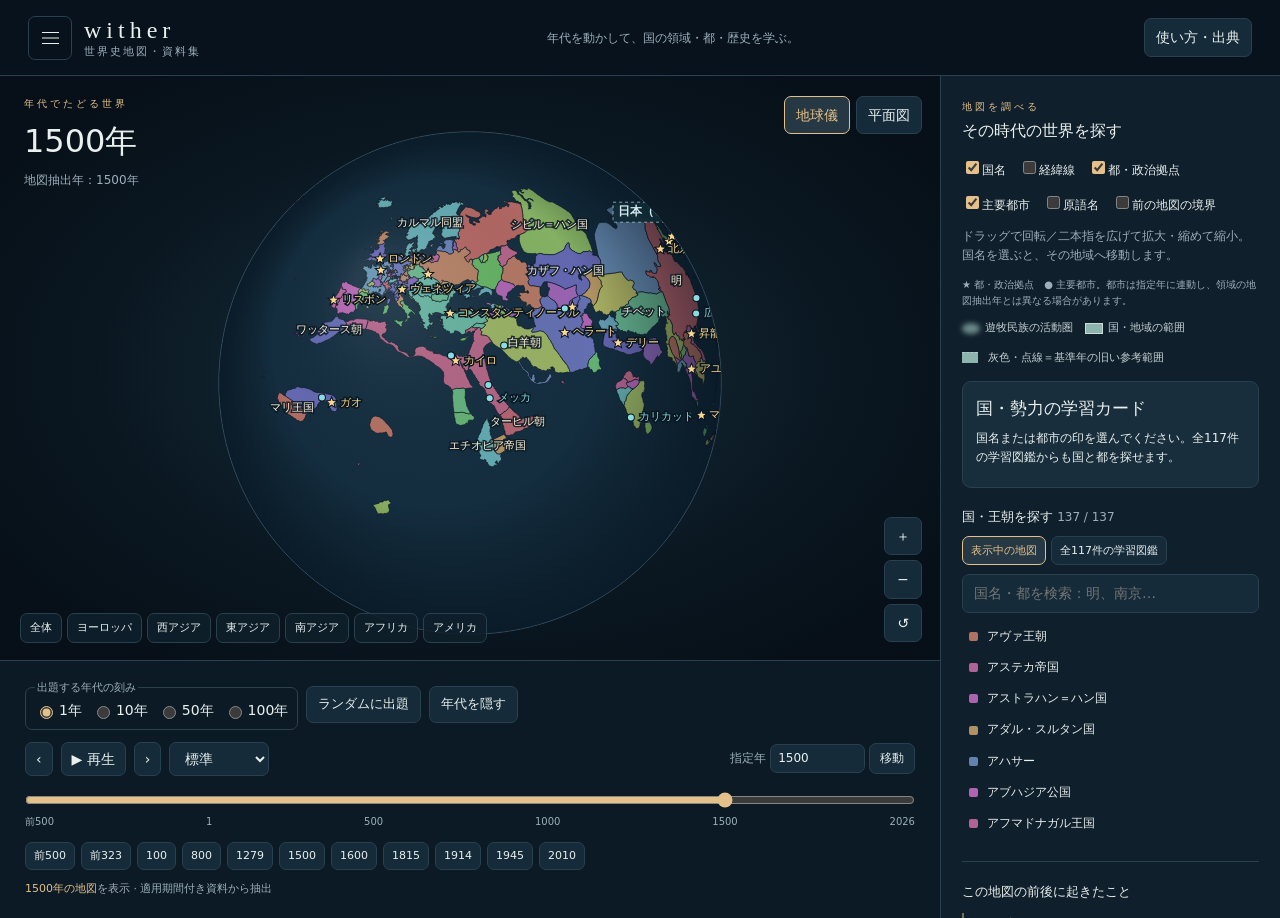
<file: index.html>
<!doctype html>
<html lang="ja"><head><meta charset="utf-8"><meta name="viewport" content="width=device-width,initial-scale=1"><title>wither-light v2｜世界史地図・資料集</title><meta name="description" content="世界史を年代別の3D地図で学べるwither-light v2。国や王朝の領域、都・主要都市、建国者、存続年代、滅亡の経緯を確認できます。117件の学習図鑑を収録。">
<link rel="stylesheet" href="assets/style.4b4760815935.css"></head><body>
<header><div class="atlas-brand-row"><details id="atlasNav" class="atlas-nav"><summary aria-label="地図メニュー"><span class="atlas-bars" aria-hidden="true"></span></summary><nav aria-label="関連する歴史地図"><a class="atlas-china" href="https://kaufodesu.github.io/rkshistory-china/"><span class="atlas-seal" aria-hidden="true">中国</span><span><strong>中国史地図</strong><small>王朝と出来事を、年代順にたどる。</small></span><span class="atlas-arrow" aria-hidden="true">→</span></a></nav></details><div class="brand">wither<small>世界史地図・資料集</small></div></div><p class="tag">年代を動かして、国の領域・都・歴史を学ぶ。</p><button id="help">使い方・出典</button></header>
<main><section class="map-panel"><div class="stage" id="stage"><canvas id="map" aria-label="ドラッグで回転、二本指で拡大縮小できる歴史地球儀。国家の一覧からも地域を選べます。"></canvas><div class="map-top"><div class="eyebrow">年代でたどる世界</div><h1 id="quizPrompt">この地図は何年？</h1><h1 id="yearTitle">1500年</h1><p id="mapCaption">地図を準備しています</p></div><div class="view-controls"><button class="active" id="globeBtn">地球儀</button><button id="flatBtn">平面図</button></div><div class="regions" id="regions"><button data-lon="20" data-lat="25" data-z="1">全体</button><button data-lon="15" data-lat="48" data-z="2">ヨーロッパ</button><button data-lon="45" data-lat="30" data-z="2.2">西アジア</button><button data-lon="110" data-lat="30" data-z="1.8">東アジア</button><button data-lon="80" data-lat="22" data-z="2.2">南アジア</button><button data-lon="20" data-lat="0" data-z="1.5">アフリカ</button><button data-lon="-85" data-lat="15" data-z="1.1">アメリカ</button></div><div class="zoom"><button id="plus" aria-label="拡大">＋</button><button id="minus" aria-label="縮小">−</button><button id="reset" aria-label="視点を戻す">↺</button></div><div class="tip" id="tip"></div><div class="loader" id="loading" role="status" role="status"><span id="loadingText">地図を読み込み中…</span><div id="loadRecovery" hidden><button id="retryMap">もう一度読み込む</button><button id="openBookWithoutMap">地図なしで図鑑を開く</button></div></div></div>
<div class="timeline"><div class="quiz-controls" role="group" aria-label="年代クイズ"><fieldset id="quizSteps"><legend>出題する年代の刻み</legend><label><input type="radio" name="quizStep" value="1" checked>1年</label><label><input type="radio" name="quizStep" value="10">10年</label><label><input type="radio" name="quizStep" value="50">50年</label><label><input type="radio" name="quizStep" value="100">100年</label></fieldset><button id="randomYear">ランダムに出題</button><button id="toggleAnswer">年代を隠す</button></div><div id="timelineDates"><div class="timehead"><div class="row"><button id="prev" aria-label="前の地図">‹</button><button id="play">▶ 再生</button><button id="next" aria-label="次の地図">›</button><select id="speed" aria-label="再生速度"><option value="1800">ゆっくり</option><option value="900" selected>標準</option><option value="450">速い</option></select></div><label>指定年 <input type="number" id="yearInput" min="-500" max="2026" value="1500" aria-label="年。紀元前はマイナスで指定"> <button id="go">移動</button></label></div><input id="slider" type="range" min="-500" max="2026" step="1" value="1500" aria-label="世界史の年代"><div class="ticks"><span>前500</span><span>1</span><span>500</span><span>1000</span><span>1500</span><span>2026</span></div><div class="presets" id="presets"></div><div class="status" id="status" role="status"></div></div></div></section>
<aside><div class="eyebrow">地図を調べる</div><h2>その時代の世界を探す</h2><div class="toggles"><label><input type="checkbox" id="labels" checked>国名</label><label><input type="checkbox" id="grid">経緯線</label><label><input type="checkbox" id="capitals" checked>都・政治拠点</label><label><input type="checkbox" id="cities" checked>主要都市</label><label><input type="checkbox" id="originalNames">原語名</label><label><input type="checkbox" id="compare">前の地図の境界</label></div><p class="small">ドラッグで回転／二本指を広げて拡大・縮めて縮小。国名を選ぶと、その地域へ移動します。</p><p class="small city-guide">★ 都・政治拠点　● 主要都市。都市は指定年に連動し、領域の地図抽出年とは異なる場合があります。</p><div class="map-key"><span><i class="key-cloud"></i>遊牧民族の活動圏</span><span><i class="key-solid"></i>国・地域の範囲</span><span><i style="display:inline-block;width:16px;border-top:1px dashed #b7c6cd;margin-right:5px"></i>灰色・点線＝基準年の旧い参考範囲</span></div><div id="studyInfo"><div class="detail" id="detail"><h3>世界のつながりをたどる</h3><p>色の付いた領域か、下の国名を選んでください。</p><p class="small">同じ支配勢力は同じ色。文化圏・集団も含み、独立国だけの一覧ではありません。</p></div><h3>国・王朝を探す <span class="small" id="count"></span></h3><div class="catalogue-tools"><input id="countryScope" type="hidden" value="map"><button id="mapScopeBtn" class="active">表示中の地図</button><button id="bookScopeBtn">全117件の学習図鑑</button><select id="historyRegion" aria-label="図鑑の地域" hidden><option value="">全地域</option><option>東アジア</option><option>内陸アジア</option><option>西アジア</option><option>ヨーロッパ</option><option>南・東南アジア</option><option>アフリカ</option><option>アメリカ</option></select></div><input id="search" type="search" placeholder="国名・都を検索：明、南京…" aria-label="表示中の国家・文化圏を検索"><div id="countryList"></div><div class="divider"></div><h3>この地図の前後に起きたこと</h3><div id="events"></div><div class="divider"></div><p class="notice" id="accuracy">国境線は復元・概略です。年単位の正確な領土推移ではありません。</p><details id="sources"><summary>出典・精度・よくある質問</summary><p class="small">10年刻み導入版（領域資料の史実照合は継続中）。前500年〜2020年の10年刻み＋1年・2024年、計254抽出年代。領域：Cliopatria v0.2.1 / Seshat Global History Databank。座標丸め・重複排除・圧縮を行っています。<a href="https://github.com/Seshat-Global-History-Databank/cliopatria" target="_blank" rel="noopener">領域資料</a> ／ <a href="https://creativecommons.org/licenses/by/4.0/" target="_blank" rel="noopener">CC BY 4.0</a>。各年の国境を独立に検証したものではありません。国家の領域を中心とした資料のため、先住民・文化圏の収録範囲は旧版と異なります。</p><details id="historyAudit"><summary>全117件の年代・史実の確認記録</summary><p class="small">2026年11月17日確認。各項目の基本年代・人物・主要事件を資料と照合し、旧44基準年の名称対応を点検しました。概数・諸説・国家と民族の違いを注記しています。境界線の厳密な史実認証は未完了です。</p><p class="small">旧版の44枚・16,159領域を展開して概形を一次点検（以下は旧版に対する記録です）。座標範囲・輪郭の閉鎖に異常はありませんでした。自己交差・重なり・全境界頂点の史料照合は別途必要です。下表の「対応図」は年代・名称が適合する収録年で、領土の正確性の合格判定ではありません。</p><input id="auditSearch" type="search" placeholder="確認記録を国名・地域で絞る" aria-label="確認記録の検索"><div style="overflow:auto;max-height:65vh"><table id="auditTable" style="min-width:760px;font-size:12px;text-align:left;border-collapse:collapse"></table></div></details><p><b>質問：GeaCronの地図そのもの？</b><br>いいえ。GeaCronの操作を参考にした地球儀です。地図データは別の公開資料を使用しています。</p><p><b>質問：1年ずつ国境が変わる？</b><br>44の登録年代のうち、指定年以前で最も新しい地図を表示します。間の年代は補間しません。指定年と地図抽出年は別々に表示します。紀元0年はありません。</p><p><b>質問：現代まで正確？</b><br>この領域資料の最終年は2024年です。それ以降は2024年の参考図を表示し、現在の国境とはみなしません。係争地や実効支配も現状を表すものではありません。</p><p><b>質問：どれくらい信用できる？</b><br>世界・大陸規模の概観向け資料です。古代の文化圏と国家の区別、境界の復元、時代に合わない地名などに問題が残ります。特に近現代の一部に後世の国名が混じるため、入試の年号・国名確認には教科書・資料集も照合してください。空白は「人がいなかった」という意味ではありません。</p><p><b>地理データ</b><br>アンドレ・オウレドニクと協力者による <a href="https://github.com/aourednik/historical-basemaps" target="_blank" rel="noopener">歴史地図の基礎データ</a>。取得日：2026-11-14。座標を小数4桁に丸め、描画時にリング方向を整えています。地図ごとの「境界精度」属性は原資料の分類で、検証済みの正確さを保証しません。</p><p><b>利用許諾</b><br>原データはGPL-3.0。派生ファイル内の地理データと本アプリの独自コードもGPL-3.0で提供します。<a href="https://www.gnu.org/licenses/gpl-3.0.html" target="_blank" rel="noopener">ライセンス全文</a>。描画ライブラリ：D3.js 第7.9.0版。著作権者：マイク・ボストック。ISCライセンス。依存コード・地図データはこのHTML内に含まれます。</p><p>学習カードの参考資料：<a href="https://www.tama.ac.jp/guide/inter_seminar/2024/2024_asia_presentation.pdf" target="_blank" rel="noopener">多摩大学・モンゴル帝国の遺産（歴史年表）</a>、<a href="https://www.metmuseum.org/essays/the-art-of-the-mamluk-period-1250-1517" target="_blank" rel="noopener">メトロポリタン美術館・マムルーク朝</a>。古代や遊牧社会の年代には諸説があります。</p><p>滅亡・制度移行の参考資料：<a href="https://en.chnmuseum.cn/collections_577/collection_highlights_608/objects_of_chinese_revolutionary_history_610/202008/t20200806_246813.html" target="_blank" rel="noopener">中国国家博物館・清帝退位詔書</a>、<a href="https://cdn.tbmm.gov.tr/TbmmWeb/Yayinlar/Dosya/b6aa0899-396d-4442-9b1f-17be2445d948.pdf" target="_blank" rel="noopener">トルコ大国民議会・スルタン制廃止</a>。国名は提供された世界史国家一覧を参照しました。</p><p><b>都市と学習図鑑</b><br>都・政治拠点の位置と年代は概略です。複都・臨時の王廷・遷都の全例を網羅していません。都市の印は都市域のおおよその位置です。国境データにない国も全117件の図鑑で読めます。紀元前500年以前の国の都は「参照」地点として表示し、背景の領域年代を明記します。</p><p>都市・王朝の参考資料：<a href="https://www.metmuseum.org/ja/toah/ht/06/eak" target="_blank" rel="noopener">メトロポリタン美術館・朝鮮史</a>、<a href="https://whc.unesco.org/en/list/1081/" target="_blank" rel="noopener">UNESCO・オルホン渓谷</a>、<a href="https://whc.unesco.org/en/list/412/" target="_blank" rel="noopener">UNESCO・メキシコシティ</a>、<a href="https://guides.loc.gov/brazil-us-relations/populist-republic" target="_blank" rel="noopener">米国議会図書館・ブラジル史</a>。</p><p id="dataCredits">主要な歴史用語は一般的な日本語表記に調整しています。細かな民族名・地域名には自動翻訳による仮表記が含まれます。読みや表記を確認できない名称は、その旨を表示しています。「原語名」で元の表記に切り替えられます。</p><p>再生は登録地図を順に送ります。地図の間隔は不均等なので、再生時間は歴史上の経過時間に比例しません。「前の地図の境界」は点線の参考重ね合わせで、領土差分の自動判定ではありません。</p></details><p class="footnote">wither · 254年代の領域抽出図 · 10年刻み導入版</p></div></aside></main>
<script src="assets/d3.f2094bbf6141.js" defer></script>
<script id="atlas-data" type="application/json">{"version":2,"source":"Cliopatria v0.2.1","license":"CC BY 4.0","sourceArchiveSha256":"e10a4e429fca708788ff9e7572a95fce801fae55852d217cffabc1c59cd4eed4","sampleInterval":10,"lastYear":2024,"maps":{"1":{"url":"maps/b60a32919349172c.atlas.json.gz","sourceYear":1,"snapshotKey":"1","sha256":"b60a32919349172c7dbd96b40aedae6ed945f40627c50fd5e7b8a9a480449faf","bytes":99907,"features":45},"10":{"url":"maps/b60a32919349172c.atlas.json.gz","sourceYear":10,"snapshotKey":"10","sha256":"b60a32919349172c7dbd96b40aedae6ed945f40627c50fd5e7b8a9a480449faf","bytes":99907,"features":45},"20":{"url":"maps/b60a32919349172c.atlas.json.gz","sourceYear":20,"snapshotKey":"20","sha256":"b60a32919349172c7dbd96b40aedae6ed945f40627c50fd5e7b8a9a480449faf","bytes":99907,"features":43},"30":{"url":"maps/b60a32919349172c.atlas.json.gz","sourceYear":30,"snapshotKey":"30","sha256":"b60a32919349172c7dbd96b40aedae6ed945f40627c50fd5e7b8a9a480449faf","bytes":99907,"features":42},"40":{"url":"maps/b60a32919349172c.atlas.json.gz","sourceYear":40,"snapshotKey":"40","sha256":"b60a32919349172c7dbd96b40aedae6ed945f40627c50fd5e7b8a9a480449faf","bytes":99907,"features":42},"50":{"url":"maps/b60a32919349172c.atlas.json.gz","sourceYear":50,"snapshotKey":"50","sha256":"b60a32919349172c7dbd96b40aedae6ed945f40627c50fd5e7b8a9a480449faf","bytes":99907,"features":44},"60":{"url":"maps/b60a32919349172c.atlas.json.gz","sourceYear":60,"snapshotKey":"60","sha256":"b60a32919349172c7dbd96b40aedae6ed945f40627c50fd5e7b8a9a480449faf","bytes":99907,"features":43},"70":{"url":"maps/b60a32919349172c.atlas.json.gz","sourceYear":70,"snapshotKey":"70","sha256":"b60a32919349172c7dbd96b40aedae6ed945f40627c50fd5e7b8a9a480449faf","bytes":99907,"features":42},"80":{"url":"maps/b60a32919349172c.atlas.json.gz","sourceYear":80,"snapshotKey":"80","sha256":"b60a32919349172c7dbd96b40aedae6ed945f40627c50fd5e7b8a9a480449faf","bytes":99907,"features":42},"90":{"url":"maps/b60a32919349172c.atlas.json.gz","sourceYear":90,"snapshotKey":"90","sha256":"b60a32919349172c7dbd96b40aedae6ed945f40627c50fd5e7b8a9a480449faf","bytes":99907,"features":42},"100":{"url":"maps/a28be6816f3f6f0e.atlas.json.gz","sourceYear":100,"snapshotKey":"100","sha256":"a28be6816f3f6f0e71fc527fa0fccaf07e9e67ec94eeccba4f8a274e50571598","bytes":95227,"features":41},"110":{"url":"maps/a28be6816f3f6f0e.atlas.json.gz","sourceYear":110,"snapshotKey":"110","sha256":"a28be6816f3f6f0e71fc527fa0fccaf07e9e67ec94eeccba4f8a274e50571598","bytes":95227,"features":40},"120":{"url":"maps/a28be6816f3f6f0e.atlas.json.gz","sourceYear":120,"snapshotKey":"120","sha256":"a28be6816f3f6f0e71fc527fa0fccaf07e9e67ec94eeccba4f8a274e50571598","bytes":95227,"features":36},"130":{"url":"maps/a28be6816f3f6f0e.atlas.json.gz","sourceYear":130,"snapshotKey":"130","sha256":"a28be6816f3f6f0e71fc527fa0fccaf07e9e67ec94eeccba4f8a274e50571598","bytes":95227,"features":39},"140":{"url":"maps/a28be6816f3f6f0e.atlas.json.gz","sourceYear":140,"snapshotKey":"140","sha256":"a28be6816f3f6f0e71fc527fa0fccaf07e9e67ec94eeccba4f8a274e50571598","bytes":95227,"features":39},"150":{"url":"maps/a28be6816f3f6f0e.atlas.json.gz","sourceYear":150,"snapshotKey":"150","sha256":"a28be6816f3f6f0e71fc527fa0fccaf07e9e67ec94eeccba4f8a274e50571598","bytes":95227,"features":39},"160":{"url":"maps/a28be6816f3f6f0e.atlas.json.gz","sourceYear":160,"snapshotKey":"160","sha256":"a28be6816f3f6f0e71fc527fa0fccaf07e9e67ec94eeccba4f8a274e50571598","bytes":95227,"features":41},"170":{"url":"maps/a28be6816f3f6f0e.atlas.json.gz","sourceYear":170,"snapshotKey":"170","sha256":"a28be6816f3f6f0e71fc527fa0fccaf07e9e67ec94eeccba4f8a274e50571598","bytes":95227,"features":42},"180":{"url":"maps/a28be6816f3f6f0e.atlas.json.gz","sourceYear":180,"snapshotKey":"180","sha256":"a28be6816f3f6f0e71fc527fa0fccaf07e9e67ec94eeccba4f8a274e50571598","bytes":95227,"features":42},"190":{"url":"maps/a28be6816f3f6f0e.atlas.json.gz","sourceYear":190,"snapshotKey":"190","sha256":"a28be6816f3f6f0e71fc527fa0fccaf07e9e67ec94eeccba4f8a274e50571598","bytes":95227,"features":41},"200":{"url":"maps/ee6019f52983279e.atlas.json.gz","sourceYear":200,"snapshotKey":"200","sha256":"ee6019f52983279e2f0ed3acec6e70d3818ee5d6f373334bb00711eeeced3448","bytes":116169,"features":42},"210":{"url":"maps/ee6019f52983279e.atlas.json.gz","sourceYear":210,"snapshotKey":"210","sha256":"ee6019f52983279e2f0ed3acec6e70d3818ee5d6f373334bb00711eeeced3448","bytes":116169,"features":44},"220":{"url":"maps/ee6019f52983279e.atlas.json.gz","sourceYear":220,"snapshotKey":"220","sha256":"ee6019f52983279e2f0ed3acec6e70d3818ee5d6f373334bb00711eeeced3448","bytes":116169,"features":44},"230":{"url":"maps/ee6019f52983279e.atlas.json.gz","sourceYear":230,"snapshotKey":"230","sha256":"ee6019f52983279e2f0ed3acec6e70d3818ee5d6f373334bb00711eeeced3448","bytes":116169,"features":43},"240":{"url":"maps/ee6019f52983279e.atlas.json.gz","sourceYear":240,"snapshotKey":"240","sha256":"ee6019f52983279e2f0ed3acec6e70d3818ee5d6f373334bb00711eeeced3448","bytes":116169,"features":42},"250":{"url":"maps/ee6019f52983279e.atlas.json.gz","sourceYear":250,"snapshotKey":"250","sha256":"ee6019f52983279e2f0ed3acec6e70d3818ee5d6f373334bb00711eeeced3448","bytes":116169,"features":42},"260":{"url":"maps/ee6019f52983279e.atlas.json.gz","sourceYear":260,"snapshotKey":"260","sha256":"ee6019f52983279e2f0ed3acec6e70d3818ee5d6f373334bb00711eeeced3448","bytes":116169,"features":38},"270":{"url":"maps/ee6019f52983279e.atlas.json.gz","sourceYear":270,"snapshotKey":"270","sha256":"ee6019f52983279e2f0ed3acec6e70d3818ee5d6f373334bb00711eeeced3448","bytes":116169,"features":40},"280":{"url":"maps/ee6019f52983279e.atlas.json.gz","sourceYear":280,"snapshotKey":"280","sha256":"ee6019f52983279e2f0ed3acec6e70d3818ee5d6f373334bb00711eeeced3448","bytes":116169,"features":40},"290":{"url":"maps/ee6019f52983279e.atlas.json.gz","sourceYear":290,"snapshotKey":"290","sha256":"ee6019f52983279e2f0ed3acec6e70d3818ee5d6f373334bb00711eeeced3448","bytes":116169,"features":43},"300":{"url":"maps/8269209ea0d10010.atlas.json.gz","sourceYear":300,"snapshotKey":"300","sha256":"8269209ea0d100106bfcea20cf622f07511e6e61e41f4794503cbf9eea959947","bytes":123749,"features":43},"310":{"url":"maps/8269209ea0d10010.atlas.json.gz","sourceYear":310,"snapshotKey":"310","sha256":"8269209ea0d100106bfcea20cf622f07511e6e61e41f4794503cbf9eea959947","bytes":123749,"features":43},"320":{"url":"maps/8269209ea0d10010.atlas.json.gz","sourceYear":320,"snapshotKey":"320","sha256":"8269209ea0d100106bfcea20cf622f07511e6e61e41f4794503cbf9eea959947","bytes":123749,"features":43},"330":{"url":"maps/8269209ea0d10010.atlas.json.gz","sourceYear":330,"snapshotKey":"330","sha256":"8269209ea0d100106bfcea20cf622f07511e6e61e41f4794503cbf9eea959947","bytes":123749,"features":45},"340":{"url":"maps/8269209ea0d10010.atlas.json.gz","sourceYear":340,"snapshotKey":"340","sha256":"8269209ea0d100106bfcea20cf622f07511e6e61e41f4794503cbf9eea959947","bytes":123749,"features":47},"350":{"url":"maps/8269209ea0d10010.atlas.json.gz","sourceYear":350,"snapshotKey":"350","sha256":"8269209ea0d100106bfcea20cf622f07511e6e61e41f4794503cbf9eea959947","bytes":123749,"features":46},"360":{"url":"maps/8269209ea0d10010.atlas.json.gz","sourceYear":360,"snapshotKey":"360","sha256":"8269209ea0d100106bfcea20cf622f07511e6e61e41f4794503cbf9eea959947","bytes":123749,"features":50},"370":{"url":"maps/8269209ea0d10010.atlas.json.gz","sourceYear":370,"snapshotKey":"370","sha256":"8269209ea0d100106bfcea20cf622f07511e6e61e41f4794503cbf9eea959947","bytes":123749,"features":51},"380":{"url":"maps/8269209ea0d10010.atlas.json.gz","sourceYear":380,"snapshotKey":"380","sha256":"8269209ea0d100106bfcea20cf622f07511e6e61e41f4794503cbf9eea959947","bytes":123749,"features":45},"390":{"url":"maps/8269209ea0d10010.atlas.json.gz","sourceYear":390,"snapshotKey":"390","sha256":"8269209ea0d100106bfcea20cf622f07511e6e61e41f4794503cbf9eea959947","bytes":123749,"features":53},"400":{"url":"maps/9bcd39b02d5181b1.atlas.json.gz","sourceYear":400,"snapshotKey":"400","sha256":"9bcd39b02d5181b1accb08de761e53b3584366318b23c8c538edc73bf593635a","bytes":121713,"features":53},"410":{"url":"maps/9bcd39b02d5181b1.atlas.json.gz","sourceYear":410,"snapshotKey":"410","sha256":"9bcd39b02d5181b1accb08de761e53b3584366318b23c8c538edc73bf593635a","bytes":121713,"features":54},"420":{"url":"maps/9bcd39b02d5181b1.atlas.json.gz","sourceYear":420,"snapshotKey":"420","sha256":"9bcd39b02d5181b1accb08de761e53b3584366318b23c8c538edc73bf593635a","bytes":121713,"features":55},"430":{"url":"maps/9bcd39b02d5181b1.atlas.json.gz","sourceYear":430,"snapshotKey":"430","sha256":"9bcd39b02d5181b1accb08de761e53b3584366318b23c8c538edc73bf593635a","bytes":121713,"features":55},"440":{"url":"maps/9bcd39b02d5181b1.atlas.json.gz","sourceYear":440,"snapshotKey":"440","sha256":"9bcd39b02d5181b1accb08de761e53b3584366318b23c8c538edc73bf593635a","bytes":121713,"features":51},"450":{"url":"maps/9bcd39b02d5181b1.atlas.json.gz","sourceYear":450,"snapshotKey":"450","sha256":"9bcd39b02d5181b1accb08de761e53b3584366318b23c8c538edc73bf593635a","bytes":121713,"features":53},"460":{"url":"maps/9bcd39b02d5181b1.atlas.json.gz","sourceYear":460,"snapshotKey":"460","sha256":"9bcd39b02d5181b1accb08de761e53b3584366318b23c8c538edc73bf593635a","bytes":121713,"features":54},"470":{"url":"maps/9bcd39b02d5181b1.atlas.json.gz","sourceYear":470,"snapshotKey":"470","sha256":"9bcd39b02d5181b1accb08de761e53b3584366318b23c8c538edc73bf593635a","bytes":121713,"features":59},"480":{"url":"maps/9bcd39b02d5181b1.atlas.json.gz","sourceYear":480,"snapshotKey":"480","sha256":"9bcd39b02d5181b1accb08de761e53b3584366318b23c8c538edc73bf593635a","bytes":121713,"features":61},"490":{"url":"maps/9bcd39b02d5181b1.atlas.json.gz","sourceYear":490,"snapshotKey":"490","sha256":"9bcd39b02d5181b1accb08de761e53b3584366318b23c8c538edc73bf593635a","bytes":121713,"features":59},"500":{"url":"maps/063d7e637b5e7303.atlas.json.gz","sourceYear":500,"snapshotKey":"500","sha256":"063d7e637b5e73031dd92bf7ef3fa0b11c12b2480f36e0c86464a50ecd2b973e","bytes":152235,"features":58},"510":{"url":"maps/063d7e637b5e7303.atlas.json.gz","sourceYear":510,"snapshotKey":"510","sha256":"063d7e637b5e73031dd92bf7ef3fa0b11c12b2480f36e0c86464a50ecd2b973e","bytes":152235,"features":57},"520":{"url":"maps/063d7e637b5e7303.atlas.json.gz","sourceYear":520,"snapshotKey":"520","sha256":"063d7e637b5e73031dd92bf7ef3fa0b11c12b2480f36e0c86464a50ecd2b973e","bytes":152235,"features":57},"530":{"url":"maps/063d7e637b5e7303.atlas.json.gz","sourceYear":530,"snapshotKey":"530","sha256":"063d7e637b5e73031dd92bf7ef3fa0b11c12b2480f36e0c86464a50ecd2b973e","bytes":152235,"features":58},"540":{"url":"maps/063d7e637b5e7303.atlas.json.gz","sourceYear":540,"snapshotKey":"540","sha256":"063d7e637b5e73031dd92bf7ef3fa0b11c12b2480f36e0c86464a50ecd2b973e","bytes":152235,"features":68},"550":{"url":"maps/063d7e637b5e7303.atlas.json.gz","sourceYear":550,"snapshotKey":"550","sha256":"063d7e637b5e73031dd92bf7ef3fa0b11c12b2480f36e0c86464a50ecd2b973e","bytes":152235,"features":68},"560":{"url":"maps/063d7e637b5e7303.atlas.json.gz","sourceYear":560,"snapshotKey":"560","sha256":"063d7e637b5e73031dd92bf7ef3fa0b11c12b2480f36e0c86464a50ecd2b973e","bytes":152235,"features":72},"570":{"url":"maps/063d7e637b5e7303.atlas.json.gz","sourceYear":570,"snapshotKey":"570","sha256":"063d7e637b5e73031dd92bf7ef3fa0b11c12b2480f36e0c86464a50ecd2b973e","bytes":152235,"features":73},"580":{"url":"maps/063d7e637b5e7303.atlas.json.gz","sourceYear":580,"snapshotKey":"580","sha256":"063d7e637b5e73031dd92bf7ef3fa0b11c12b2480f36e0c86464a50ecd2b973e","bytes":152235,"features":75},"590":{"url":"maps/063d7e637b5e7303.atlas.json.gz","sourceYear":590,"snapshotKey":"590","sha256":"063d7e637b5e73031dd92bf7ef3fa0b11c12b2480f36e0c86464a50ecd2b973e","bytes":152235,"features":72},"600":{"url":"maps/83155f0e5e1d29b9.atlas.json.gz","sourceYear":600,"snapshotKey":"600","sha256":"83155f0e5e1d29b9b89239f24c70463507cbca001c25bb6f1e8e7599975ebdcc","bytes":195349,"features":75},"610":{"url":"maps/83155f0e5e1d29b9.atlas.json.gz","sourceYear":610,"snapshotKey":"610","sha256":"83155f0e5e1d29b9b89239f24c70463507cbca001c25bb6f1e8e7599975ebdcc","bytes":195349,"features":74},"620":{"url":"maps/83155f0e5e1d29b9.atlas.json.gz","sourceYear":620,"snapshotKey":"620","sha256":"83155f0e5e1d29b9b89239f24c70463507cbca001c25bb6f1e8e7599975ebdcc","bytes":195349,"features":70},"630":{"url":"maps/83155f0e5e1d29b9.atlas.json.gz","sourceYear":630,"snapshotKey":"630","sha256":"83155f0e5e1d29b9b89239f24c70463507cbca001c25bb6f1e8e7599975ebdcc","bytes":195349,"features":73},"640":{"url":"maps/83155f0e5e1d29b9.atlas.json.gz","sourceYear":640,"snapshotKey":"640","sha256":"83155f0e5e1d29b9b89239f24c70463507cbca001c25bb6f1e8e7599975ebdcc","bytes":195349,"features":76},"650":{"url":"maps/83155f0e5e1d29b9.atlas.json.gz","sourceYear":650,"snapshotKey":"650","sha256":"83155f0e5e1d29b9b89239f24c70463507cbca001c25bb6f1e8e7599975ebdcc","bytes":195349,"features":75},"660":{"url":"maps/83155f0e5e1d29b9.atlas.json.gz","sourceYear":660,"snapshotKey":"660","sha256":"83155f0e5e1d29b9b89239f24c70463507cbca001c25bb6f1e8e7599975ebdcc","bytes":195349,"features":74},"670":{"url":"maps/83155f0e5e1d29b9.atlas.json.gz","sourceYear":670,"snapshotKey":"670","sha256":"83155f0e5e1d29b9b89239f24c70463507cbca001c25bb6f1e8e7599975ebdcc","bytes":195349,"features":72},"680":{"url":"maps/83155f0e5e1d29b9.atlas.json.gz","sourceYear":680,"snapshotKey":"680","sha256":"83155f0e5e1d29b9b89239f24c70463507cbca001c25bb6f1e8e7599975ebdcc","bytes":195349,"features":74},"690":{"url":"maps/83155f0e5e1d29b9.atlas.json.gz","sourceYear":690,"snapshotKey":"690","sha256":"83155f0e5e1d29b9b89239f24c70463507cbca001c25bb6f1e8e7599975ebdcc","bytes":195349,"features":73},"700":{"url":"maps/5bb98aaa7849c910.atlas.json.gz","sourceYear":700,"snapshotKey":"700","sha256":"5bb98aaa7849c910bdcc42363e591e9d5d26ce3b19b350533e45a11fea34db2b","bytes":164513,"features":72},"710":{"url":"maps/5bb98aaa7849c910.atlas.json.gz","sourceYear":710,"snapshotKey":"710","sha256":"5bb98aaa7849c910bdcc42363e591e9d5d26ce3b19b350533e45a11fea34db2b","bytes":164513,"features":74},"720":{"url":"maps/5bb98aaa7849c910.atlas.json.gz","sourceYear":720,"snapshotKey":"720","sha256":"5bb98aaa7849c910bdcc42363e591e9d5d26ce3b19b350533e45a11fea34db2b","bytes":164513,"features":73},"730":{"url":"maps/5bb98aaa7849c910.atlas.json.gz","sourceYear":730,"snapshotKey":"730","sha256":"5bb98aaa7849c910bdcc42363e591e9d5d26ce3b19b350533e45a11fea34db2b","bytes":164513,"features":73},"740":{"url":"maps/5bb98aaa7849c910.atlas.json.gz","sourceYear":740,"snapshotKey":"740","sha256":"5bb98aaa7849c910bdcc42363e591e9d5d26ce3b19b350533e45a11fea34db2b","bytes":164513,"features":71},"750":{"url":"maps/5bb98aaa7849c910.atlas.json.gz","sourceYear":750,"snapshotKey":"750","sha256":"5bb98aaa7849c910bdcc42363e591e9d5d26ce3b19b350533e45a11fea34db2b","bytes":164513,"features":80},"760":{"url":"maps/5bb98aaa7849c910.atlas.json.gz","sourceYear":760,"snapshotKey":"760","sha256":"5bb98aaa7849c910bdcc42363e591e9d5d26ce3b19b350533e45a11fea34db2b","bytes":164513,"features":80},"770":{"url":"maps/5bb98aaa7849c910.atlas.json.gz","sourceYear":770,"snapshotKey":"770","sha256":"5bb98aaa7849c910bdcc42363e591e9d5d26ce3b19b350533e45a11fea34db2b","bytes":164513,"features":79},"780":{"url":"maps/5bb98aaa7849c910.atlas.json.gz","sourceYear":780,"snapshotKey":"780","sha256":"5bb98aaa7849c910bdcc42363e591e9d5d26ce3b19b350533e45a11fea34db2b","bytes":164513,"features":76},"790":{"url":"maps/5bb98aaa7849c910.atlas.json.gz","sourceYear":790,"snapshotKey":"790","sha256":"5bb98aaa7849c910bdcc42363e591e9d5d26ce3b19b350533e45a11fea34db2b","bytes":164513,"features":72},"800":{"url":"maps/37bcf3f5f8d68715.atlas.json.gz","sourceYear":800,"snapshotKey":"800","sha256":"37bcf3f5f8d68715b0e8729981d864153d2eee252a95c3750196a1a334b21782","bytes":208363,"features":81},"810":{"url":"maps/37bcf3f5f8d68715.atlas.json.gz","sourceYear":810,"snapshotKey":"810","sha256":"37bcf3f5f8d68715b0e8729981d864153d2eee252a95c3750196a1a334b21782","bytes":208363,"features":77},"820":{"url":"maps/37bcf3f5f8d68715.atlas.json.gz","sourceYear":820,"snapshotKey":"820","sha256":"37bcf3f5f8d68715b0e8729981d864153d2eee252a95c3750196a1a334b21782","bytes":208363,"features":80},"830":{"url":"maps/37bcf3f5f8d68715.atlas.json.gz","sourceYear":830,"snapshotKey":"830","sha256":"37bcf3f5f8d68715b0e8729981d864153d2eee252a95c3750196a1a334b21782","bytes":208363,"features":81},"840":{"url":"maps/37bcf3f5f8d68715.atlas.json.gz","sourceYear":840,"snapshotKey":"840","sha256":"37bcf3f5f8d68715b0e8729981d864153d2eee252a95c3750196a1a334b21782","bytes":208363,"features":84},"850":{"url":"maps/37bcf3f5f8d68715.atlas.json.gz","sourceYear":850,"snapshotKey":"850","sha256":"37bcf3f5f8d68715b0e8729981d864153d2eee252a95c3750196a1a334b21782","bytes":208363,"features":89},"860":{"url":"maps/37bcf3f5f8d68715.atlas.json.gz","sourceYear":860,"snapshotKey":"860","sha256":"37bcf3f5f8d68715b0e8729981d864153d2eee252a95c3750196a1a334b21782","bytes":208363,"features":92},"870":{"url":"maps/37bcf3f5f8d68715.atlas.json.gz","sourceYear":870,"snapshotKey":"870","sha256":"37bcf3f5f8d68715b0e8729981d864153d2eee252a95c3750196a1a334b21782","bytes":208363,"features":97},"880":{"url":"maps/37bcf3f5f8d68715.atlas.json.gz","sourceYear":880,"snapshotKey":"880","sha256":"37bcf3f5f8d68715b0e8729981d864153d2eee252a95c3750196a1a334b21782","bytes":208363,"features":105},"890":{"url":"maps/37bcf3f5f8d68715.atlas.json.gz","sourceYear":890,"snapshotKey":"890","sha256":"37bcf3f5f8d68715b0e8729981d864153d2eee252a95c3750196a1a334b21782","bytes":208363,"features":111},"900":{"url":"maps/e997759a51471190.atlas.json.gz","sourceYear":900,"snapshotKey":"900","sha256":"e997759a514711902a9a0aa2d8b3caf5286a012e88e6b3df393a89548a06e84b","bytes":240255,"features":117},"910":{"url":"maps/e997759a51471190.atlas.json.gz","sourceYear":910,"snapshotKey":"910","sha256":"e997759a514711902a9a0aa2d8b3caf5286a012e88e6b3df393a89548a06e84b","bytes":240255,"features":117},"920":{"url":"maps/e997759a51471190.atlas.json.gz","sourceYear":920,"snapshotKey":"920","sha256":"e997759a514711902a9a0aa2d8b3caf5286a012e88e6b3df393a89548a06e84b","bytes":240255,"features":127},"930":{"url":"maps/e997759a51471190.atlas.json.gz","sourceYear":930,"snapshotKey":"930","sha256":"e997759a514711902a9a0aa2d8b3caf5286a012e88e6b3df393a89548a06e84b","bytes":240255,"features":117},"940":{"url":"maps/e997759a51471190.atlas.json.gz","sourceYear":940,"snapshotKey":"940","sha256":"e997759a514711902a9a0aa2d8b3caf5286a012e88e6b3df393a89548a06e84b","bytes":240255,"features":122},"950":{"url":"maps/e997759a51471190.atlas.json.gz","sourceYear":950,"snapshotKey":"950","sha256":"e997759a514711902a9a0aa2d8b3caf5286a012e88e6b3df393a89548a06e84b","bytes":240255,"features":123},"960":{"url":"maps/e997759a51471190.atlas.json.gz","sourceYear":960,"snapshotKey":"960","sha256":"e997759a514711902a9a0aa2d8b3caf5286a012e88e6b3df393a89548a06e84b","bytes":240255,"features":124},"970":{"url":"maps/e997759a51471190.atlas.json.gz","sourceYear":970,"snapshotKey":"970","sha256":"e997759a514711902a9a0aa2d8b3caf5286a012e88e6b3df393a89548a06e84b","bytes":240255,"features":122},"980":{"url":"maps/e997759a51471190.atlas.json.gz","sourceYear":980,"snapshotKey":"980","sha256":"e997759a514711902a9a0aa2d8b3caf5286a012e88e6b3df393a89548a06e84b","bytes":240255,"features":117},"990":{"url":"maps/e997759a51471190.atlas.json.gz","sourceYear":990,"snapshotKey":"990","sha256":"e997759a514711902a9a0aa2d8b3caf5286a012e88e6b3df393a89548a06e84b","bytes":240255,"features":132},"1000":{"url":"maps/088543527e61a04a.atlas.json.gz","sourceYear":1000,"snapshotKey":"1000","sha256":"088543527e61a04a8cedd932348c96d3b091663d0fde4cb03644e546e15226d1","bytes":257016,"features":132},"1010":{"url":"maps/088543527e61a04a.atlas.json.gz","sourceYear":1010,"snapshotKey":"1010","sha256":"088543527e61a04a8cedd932348c96d3b091663d0fde4cb03644e546e15226d1","bytes":257016,"features":137},"1020":{"url":"maps/088543527e61a04a.atlas.json.gz","sourceYear":1020,"snapshotKey":"1020","sha256":"088543527e61a04a8cedd932348c96d3b091663d0fde4cb03644e546e15226d1","bytes":257016,"features":143},"1030":{"url":"maps/088543527e61a04a.atlas.json.gz","sourceYear":1030,"snapshotKey":"1030","sha256":"088543527e61a04a8cedd932348c96d3b091663d0fde4cb03644e546e15226d1","bytes":257016,"features":135},"1040":{"url":"maps/088543527e61a04a.atlas.json.gz","sourceYear":1040,"snapshotKey":"1040","sha256":"088543527e61a04a8cedd932348c96d3b091663d0fde4cb03644e546e15226d1","bytes":257016,"features":141},"1050":{"url":"maps/088543527e61a04a.atlas.json.gz","sourceYear":1050,"snapshotKey":"1050","sha256":"088543527e61a04a8cedd932348c96d3b091663d0fde4cb03644e546e15226d1","bytes":257016,"features":142},"1060":{"url":"maps/088543527e61a04a.atlas.json.gz","sourceYear":1060,"snapshotKey":"1060","sha256":"088543527e61a04a8cedd932348c96d3b091663d0fde4cb03644e546e15226d1","bytes":257016,"features":153},"1070":{"url":"maps/088543527e61a04a.atlas.json.gz","sourceYear":1070,"snapshotKey":"1070","sha256":"088543527e61a04a8cedd932348c96d3b091663d0fde4cb03644e546e15226d1","bytes":257016,"features":145},"1080":{"url":"maps/088543527e61a04a.atlas.json.gz","sourceYear":1080,"snapshotKey":"1080","sha256":"088543527e61a04a8cedd932348c96d3b091663d0fde4cb03644e546e15226d1","bytes":257016,"features":145},"1090":{"url":"maps/088543527e61a04a.atlas.json.gz","sourceYear":1090,"snapshotKey":"1090","sha256":"088543527e61a04a8cedd932348c96d3b091663d0fde4cb03644e546e15226d1","bytes":257016,"features":144},"1100":{"url":"maps/80f4c4568f7abb75.atlas.json.gz","sourceYear":1100,"snapshotKey":"1100","sha256":"80f4c4568f7abb7565dbf8bc07e5b4c4a3f34fff214d3574695e9ec919d21701","bytes":210171,"features":146},"1110":{"url":"maps/80f4c4568f7abb75.atlas.json.gz","sourceYear":1110,"snapshotKey":"1110","sha256":"80f4c4568f7abb7565dbf8bc07e5b4c4a3f34fff214d3574695e9ec919d21701","bytes":210171,"features":146},"1120":{"url":"maps/80f4c4568f7abb75.atlas.json.gz","sourceYear":1120,"snapshotKey":"1120","sha256":"80f4c4568f7abb7565dbf8bc07e5b4c4a3f34fff214d3574695e9ec919d21701","bytes":210171,"features":147},"1130":{"url":"maps/80f4c4568f7abb75.atlas.json.gz","sourceYear":1130,"snapshotKey":"1130","sha256":"80f4c4568f7abb7565dbf8bc07e5b4c4a3f34fff214d3574695e9ec919d21701","bytes":210171,"features":144},"1140":{"url":"maps/80f4c4568f7abb75.atlas.json.gz","sourceYear":1140,"snapshotKey":"1140","sha256":"80f4c4568f7abb7565dbf8bc07e5b4c4a3f34fff214d3574695e9ec919d21701","bytes":210171,"features":146},"1150":{"url":"maps/80f4c4568f7abb75.atlas.json.gz","sourceYear":1150,"snapshotKey":"1150","sha256":"80f4c4568f7abb7565dbf8bc07e5b4c4a3f34fff214d3574695e9ec919d21701","bytes":210171,"features":155},"1160":{"url":"maps/80f4c4568f7abb75.atlas.json.gz","sourceYear":1160,"snapshotKey":"1160","sha256":"80f4c4568f7abb7565dbf8bc07e5b4c4a3f34fff214d3574695e9ec919d21701","bytes":210171,"features":147},"1170":{"url":"maps/80f4c4568f7abb75.atlas.json.gz","sourceYear":1170,"snapshotKey":"1170","sha256":"80f4c4568f7abb7565dbf8bc07e5b4c4a3f34fff214d3574695e9ec919d21701","bytes":210171,"features":144},"1180":{"url":"maps/80f4c4568f7abb75.atlas.json.gz","sourceYear":1180,"snapshotKey":"1180","sha256":"80f4c4568f7abb7565dbf8bc07e5b4c4a3f34fff214d3574695e9ec919d21701","bytes":210171,"features":142},"1190":{"url":"maps/80f4c4568f7abb75.atlas.json.gz","sourceYear":1190,"snapshotKey":"1190","sha256":"80f4c4568f7abb7565dbf8bc07e5b4c4a3f34fff214d3574695e9ec919d21701","bytes":210171,"features":140},"1200":{"url":"maps/5e2e5ca69c7f4baa.atlas.json.gz","sourceYear":1200,"snapshotKey":"1200","sha256":"5e2e5ca69c7f4baa4bbfa5bd45cdd81afc397b31b50fb35236c3c6ed4b978d5d","bytes":296313,"features":138},"1210":{"url":"maps/5e2e5ca69c7f4baa.atlas.json.gz","sourceYear":1210,"snapshotKey":"1210","sha256":"5e2e5ca69c7f4baa4bbfa5bd45cdd81afc397b31b50fb35236c3c6ed4b978d5d","bytes":296313,"features":154},"1220":{"url":"maps/5e2e5ca69c7f4baa.atlas.json.gz","sourceYear":1220,"snapshotKey":"1220","sha256":"5e2e5ca69c7f4baa4bbfa5bd45cdd81afc397b31b50fb35236c3c6ed4b978d5d","bytes":296313,"features":151},"1230":{"url":"maps/5e2e5ca69c7f4baa.atlas.json.gz","sourceYear":1230,"snapshotKey":"1230","sha256":"5e2e5ca69c7f4baa4bbfa5bd45cdd81afc397b31b50fb35236c3c6ed4b978d5d","bytes":296313,"features":147},"1240":{"url":"maps/5e2e5ca69c7f4baa.atlas.json.gz","sourceYear":1240,"snapshotKey":"1240","sha256":"5e2e5ca69c7f4baa4bbfa5bd45cdd81afc397b31b50fb35236c3c6ed4b978d5d","bytes":296313,"features":146},"1250":{"url":"maps/5e2e5ca69c7f4baa.atlas.json.gz","sourceYear":1250,"snapshotKey":"1250","sha256":"5e2e5ca69c7f4baa4bbfa5bd45cdd81afc397b31b50fb35236c3c6ed4b978d5d","bytes":296313,"features":126},"1260":{"url":"maps/5e2e5ca69c7f4baa.atlas.json.gz","sourceYear":1260,"snapshotKey":"1260","sha256":"5e2e5ca69c7f4baa4bbfa5bd45cdd81afc397b31b50fb35236c3c6ed4b978d5d","bytes":296313,"features":130},"1270":{"url":"maps/5e2e5ca69c7f4baa.atlas.json.gz","sourceYear":1270,"snapshotKey":"1270","sha256":"5e2e5ca69c7f4baa4bbfa5bd45cdd81afc397b31b50fb35236c3c6ed4b978d5d","bytes":296313,"features":130},"1280":{"url":"maps/5e2e5ca69c7f4baa.atlas.json.gz","sourceYear":1280,"snapshotKey":"1280","sha256":"5e2e5ca69c7f4baa4bbfa5bd45cdd81afc397b31b50fb35236c3c6ed4b978d5d","bytes":296313,"features":129},"1290":{"url":"maps/5e2e5ca69c7f4baa.atlas.json.gz","sourceYear":1290,"snapshotKey":"1290","sha256":"5e2e5ca69c7f4baa4bbfa5bd45cdd81afc397b31b50fb35236c3c6ed4b978d5d","bytes":296313,"features":134},"1300":{"url":"maps/a30e1c05bcb9036c.atlas.json.gz","sourceYear":1300,"snapshotKey":"1300","sha256":"a30e1c05bcb9036c31dc87be5d7be55b3cda24b7128c96a2f96b48568be27da3","bytes":384731,"features":151},"1310":{"url":"maps/a30e1c05bcb9036c.atlas.json.gz","sourceYear":1310,"snapshotKey":"1310","sha256":"a30e1c05bcb9036c31dc87be5d7be55b3cda24b7128c96a2f96b48568be27da3","bytes":384731,"features":158},"1320":{"url":"maps/a30e1c05bcb9036c.atlas.json.gz","sourceYear":1320,"snapshotKey":"1320","sha256":"a30e1c05bcb9036c31dc87be5d7be55b3cda24b7128c96a2f96b48568be27da3","bytes":384731,"features":157},"1330":{"url":"maps/a30e1c05bcb9036c.atlas.json.gz","sourceYear":1330,"snapshotKey":"1330","sha256":"a30e1c05bcb9036c31dc87be5d7be55b3cda24b7128c96a2f96b48568be27da3","bytes":384731,"features":150},"1340":{"url":"maps/a30e1c05bcb9036c.atlas.json.gz","sourceYear":1340,"snapshotKey":"1340","sha256":"a30e1c05bcb9036c31dc87be5d7be55b3cda24b7128c96a2f96b48568be27da3","bytes":384731,"features":151},"1350":{"url":"maps/a30e1c05bcb9036c.atlas.json.gz","sourceYear":1350,"snapshotKey":"1350","sha256":"a30e1c05bcb9036c31dc87be5d7be55b3cda24b7128c96a2f96b48568be27da3","bytes":384731,"features":154},"1360":{"url":"maps/a30e1c05bcb9036c.atlas.json.gz","sourceYear":1360,"snapshotKey":"1360","sha256":"a30e1c05bcb9036c31dc87be5d7be55b3cda24b7128c96a2f96b48568be27da3","bytes":384731,"features":145},"1370":{"url":"maps/a30e1c05bcb9036c.atlas.json.gz","sourceYear":1370,"snapshotKey":"1370","sha256":"a30e1c05bcb9036c31dc87be5d7be55b3cda24b7128c96a2f96b48568be27da3","bytes":384731,"features":154},"1380":{"url":"maps/a30e1c05bcb9036c.atlas.json.gz","sourceYear":1380,"snapshotKey":"1380","sha256":"a30e1c05bcb9036c31dc87be5d7be55b3cda24b7128c96a2f96b48568be27da3","bytes":384731,"features":161},"1390":{"url":"maps/a30e1c05bcb9036c.atlas.json.gz","sourceYear":1390,"snapshotKey":"1390","sha256":"a30e1c05bcb9036c31dc87be5d7be55b3cda24b7128c96a2f96b48568be27da3","bytes":384731,"features":161},"1400":{"url":"maps/3c2eb53f2fd956fd.atlas.json.gz","sourceYear":1400,"snapshotKey":"1400","sha256":"3c2eb53f2fd956fd7c190ce88f9bb97dcf2e998da27f56d3a725f7d9e3335c90","bytes":441353,"features":157},"1410":{"url":"maps/3c2eb53f2fd956fd.atlas.json.gz","sourceYear":1410,"snapshotKey":"1410","sha256":"3c2eb53f2fd956fd7c190ce88f9bb97dcf2e998da27f56d3a725f7d9e3335c90","bytes":441353,"features":149},"1420":{"url":"maps/3c2eb53f2fd956fd.atlas.json.gz","sourceYear":1420,"snapshotKey":"1420","sha256":"3c2eb53f2fd956fd7c190ce88f9bb97dcf2e998da27f56d3a725f7d9e3335c90","bytes":441353,"features":144},"1430":{"url":"maps/3c2eb53f2fd956fd.atlas.json.gz","sourceYear":1430,"snapshotKey":"1430","sha256":"3c2eb53f2fd956fd7c190ce88f9bb97dcf2e998da27f56d3a725f7d9e3335c90","bytes":441353,"features":138},"1440":{"url":"maps/3c2eb53f2fd956fd.atlas.json.gz","sourceYear":1440,"snapshotKey":"1440","sha256":"3c2eb53f2fd956fd7c190ce88f9bb97dcf2e998da27f56d3a725f7d9e3335c90","bytes":441353,"features":137},"1450":{"url":"maps/3c2eb53f2fd956fd.atlas.json.gz","sourceYear":1450,"snapshotKey":"1450","sha256":"3c2eb53f2fd956fd7c190ce88f9bb97dcf2e998da27f56d3a725f7d9e3335c90","bytes":441353,"features":133},"1460":{"url":"maps/3c2eb53f2fd956fd.atlas.json.gz","sourceYear":1460,"snapshotKey":"1460","sha256":"3c2eb53f2fd956fd7c190ce88f9bb97dcf2e998da27f56d3a725f7d9e3335c90","bytes":441353,"features":139},"1470":{"url":"maps/3c2eb53f2fd956fd.atlas.json.gz","sourceYear":1470,"snapshotKey":"1470","sha256":"3c2eb53f2fd956fd7c190ce88f9bb97dcf2e998da27f56d3a725f7d9e3335c90","bytes":441353,"features":147},"1480":{"url":"maps/3c2eb53f2fd956fd.atlas.json.gz","sourceYear":1480,"snapshotKey":"1480","sha256":"3c2eb53f2fd956fd7c190ce88f9bb97dcf2e998da27f56d3a725f7d9e3335c90","bytes":441353,"features":144},"1490":{"url":"maps/3c2eb53f2fd956fd.atlas.json.gz","sourceYear":1490,"snapshotKey":"1490","sha256":"3c2eb53f2fd956fd7c190ce88f9bb97dcf2e998da27f56d3a725f7d9e3335c90","bytes":441353,"features":136},"1500":{"url":"maps/7bee4f8ea150a431.atlas.json.gz","sourceYear":1500,"snapshotKey":"1500","sha256":"7bee4f8ea150a431365948402222669741121672100610d57cf15759ef4053cc","bytes":556593,"features":137},"1510":{"url":"maps/7bee4f8ea150a431.atlas.json.gz","sourceYear":1510,"snapshotKey":"1510","sha256":"7bee4f8ea150a431365948402222669741121672100610d57cf15759ef4053cc","bytes":556593,"features":133},"1520":{"url":"maps/7bee4f8ea150a431.atlas.json.gz","sourceYear":1520,"snapshotKey":"1520","sha256":"7bee4f8ea150a431365948402222669741121672100610d57cf15759ef4053cc","bytes":556593,"features":132},"1530":{"url":"maps/7bee4f8ea150a431.atlas.json.gz","sourceYear":1530,"snapshotKey":"1530","sha256":"7bee4f8ea150a431365948402222669741121672100610d57cf15759ef4053cc","bytes":556593,"features":130},"1540":{"url":"maps/7bee4f8ea150a431.atlas.json.gz","sourceYear":1540,"snapshotKey":"1540","sha256":"7bee4f8ea150a431365948402222669741121672100610d57cf15759ef4053cc","bytes":556593,"features":128},"1550":{"url":"maps/7bee4f8ea150a431.atlas.json.gz","sourceYear":1550,"snapshotKey":"1550","sha256":"7bee4f8ea150a431365948402222669741121672100610d57cf15759ef4053cc","bytes":556593,"features":127},"1560":{"url":"maps/7bee4f8ea150a431.atlas.json.gz","sourceYear":1560,"snapshotKey":"1560","sha256":"7bee4f8ea150a431365948402222669741121672100610d57cf15759ef4053cc","bytes":556593,"features":123},"1570":{"url":"maps/7bee4f8ea150a431.atlas.json.gz","sourceYear":1570,"snapshotKey":"1570","sha256":"7bee4f8ea150a431365948402222669741121672100610d57cf15759ef4053cc","bytes":556593,"features":122},"1580":{"url":"maps/7bee4f8ea150a431.atlas.json.gz","sourceYear":1580,"snapshotKey":"1580","sha256":"7bee4f8ea150a431365948402222669741121672100610d57cf15759ef4053cc","bytes":556593,"features":107},"1590":{"url":"maps/7bee4f8ea150a431.atlas.json.gz","sourceYear":1590,"snapshotKey":"1590","sha256":"7bee4f8ea150a431365948402222669741121672100610d57cf15759ef4053cc","bytes":556593,"features":107},"1600":{"url":"maps/66b61654cc8b4177.atlas.json.gz","sourceYear":1600,"snapshotKey":"1600","sha256":"66b61654cc8b41777cc7c16198765f73e946da1ea550d186972bc5873c0085cf","bytes":703475,"features":104},"1610":{"url":"maps/66b61654cc8b4177.atlas.json.gz","sourceYear":1610,"snapshotKey":"1610","sha256":"66b61654cc8b41777cc7c16198765f73e946da1ea550d186972bc5873c0085cf","bytes":703475,"features":107},"1620":{"url":"maps/66b61654cc8b4177.atlas.json.gz","sourceYear":1620,"snapshotKey":"1620","sha256":"66b61654cc8b41777cc7c16198765f73e946da1ea550d186972bc5873c0085cf","bytes":703475,"features":114},"1630":{"url":"maps/66b61654cc8b4177.atlas.json.gz","sourceYear":1630,"snapshotKey":"1630","sha256":"66b61654cc8b41777cc7c16198765f73e946da1ea550d186972bc5873c0085cf","bytes":703475,"features":116},"1640":{"url":"maps/66b61654cc8b4177.atlas.json.gz","sourceYear":1640,"snapshotKey":"1640","sha256":"66b61654cc8b41777cc7c16198765f73e946da1ea550d186972bc5873c0085cf","bytes":703475,"features":121},"1650":{"url":"maps/66b61654cc8b4177.atlas.json.gz","sourceYear":1650,"snapshotKey":"1650","sha256":"66b61654cc8b41777cc7c16198765f73e946da1ea550d186972bc5873c0085cf","bytes":703475,"features":124},"1660":{"url":"maps/66b61654cc8b4177.atlas.json.gz","sourceYear":1660,"snapshotKey":"1660","sha256":"66b61654cc8b41777cc7c16198765f73e946da1ea550d186972bc5873c0085cf","bytes":703475,"features":121},"1670":{"url":"maps/66b61654cc8b4177.atlas.json.gz","sourceYear":1670,"snapshotKey":"1670","sha256":"66b61654cc8b41777cc7c16198765f73e946da1ea550d186972bc5873c0085cf","bytes":703475,"features":124},"1680":{"url":"maps/66b61654cc8b4177.atlas.json.gz","sourceYear":1680,"snapshotKey":"1680","sha256":"66b61654cc8b41777cc7c16198765f73e946da1ea550d186972bc5873c0085cf","bytes":703475,"features":123},"1690":{"url":"maps/66b61654cc8b4177.atlas.json.gz","sourceYear":1690,"snapshotKey":"1690","sha256":"66b61654cc8b41777cc7c16198765f73e946da1ea550d186972bc5873c0085cf","bytes":703475,"features":120},"1700":{"url":"maps/39c95fe1ab49bd55.atlas.json.gz","sourceYear":1700,"snapshotKey":"1700","sha256":"39c95fe1ab49bd55537cc347461598e550419f52aa6058add3d7b03169c12ead","bytes":902896,"features":114},"1710":{"url":"maps/39c95fe1ab49bd55.atlas.json.gz","sourceYear":1710,"snapshotKey":"1710","sha256":"39c95fe1ab49bd55537cc347461598e550419f52aa6058add3d7b03169c12ead","bytes":902896,"features":127},"1720":{"url":"maps/39c95fe1ab49bd55.atlas.json.gz","sourceYear":1720,"snapshotKey":"1720","sha256":"39c95fe1ab49bd55537cc347461598e550419f52aa6058add3d7b03169c12ead","bytes":902896,"features":131},"1730":{"url":"maps/39c95fe1ab49bd55.atlas.json.gz","sourceYear":1730,"snapshotKey":"1730","sha256":"39c95fe1ab49bd55537cc347461598e550419f52aa6058add3d7b03169c12ead","bytes":902896,"features":135},"1740":{"url":"maps/39c95fe1ab49bd55.atlas.json.gz","sourceYear":1740,"snapshotKey":"1740","sha256":"39c95fe1ab49bd55537cc347461598e550419f52aa6058add3d7b03169c12ead","bytes":902896,"features":132},"1750":{"url":"maps/39c95fe1ab49bd55.atlas.json.gz","sourceYear":1750,"snapshotKey":"1750","sha256":"39c95fe1ab49bd55537cc347461598e550419f52aa6058add3d7b03169c12ead","bytes":902896,"features":139},"1760":{"url":"maps/39c95fe1ab49bd55.atlas.json.gz","sourceYear":1760,"snapshotKey":"1760","sha256":"39c95fe1ab49bd55537cc347461598e550419f52aa6058add3d7b03169c12ead","bytes":902896,"features":139},"1770":{"url":"maps/39c95fe1ab49bd55.atlas.json.gz","sourceYear":1770,"snapshotKey":"1770","sha256":"39c95fe1ab49bd55537cc347461598e550419f52aa6058add3d7b03169c12ead","bytes":902896,"features":135},"1780":{"url":"maps/39c95fe1ab49bd55.atlas.json.gz","sourceYear":1780,"snapshotKey":"1780","sha256":"39c95fe1ab49bd55537cc347461598e550419f52aa6058add3d7b03169c12ead","bytes":902896,"features":138},"1790":{"url":"maps/39c95fe1ab49bd55.atlas.json.gz","sourceYear":1790,"snapshotKey":"1790","sha256":"39c95fe1ab49bd55537cc347461598e550419f52aa6058add3d7b03169c12ead","bytes":902896,"features":136},"1800":{"url":"maps/579f3bb11b0230c0.atlas.json.gz","sourceYear":1800,"snapshotKey":"1800","sha256":"579f3bb11b0230c07e12d5ad53da5cee87acd989ef78e117e49af8afd597a5b2","bytes":1128546,"features":130},"1810":{"url":"maps/579f3bb11b0230c0.atlas.json.gz","sourceYear":1810,"snapshotKey":"1810","sha256":"579f3bb11b0230c07e12d5ad53da5cee87acd989ef78e117e49af8afd597a5b2","bytes":1128546,"features":136},"1820":{"url":"maps/579f3bb11b0230c0.atlas.json.gz","sourceYear":1820,"snapshotKey":"1820","sha256":"579f3bb11b0230c07e12d5ad53da5cee87acd989ef78e117e49af8afd597a5b2","bytes":1128546,"features":153},"1830":{"url":"maps/579f3bb11b0230c0.atlas.json.gz","sourceYear":1830,"snapshotKey":"1830","sha256":"579f3bb11b0230c07e12d5ad53da5cee87acd989ef78e117e49af8afd597a5b2","bytes":1128546,"features":148},"1840":{"url":"maps/579f3bb11b0230c0.atlas.json.gz","sourceYear":1840,"snapshotKey":"1840","sha256":"579f3bb11b0230c07e12d5ad53da5cee87acd989ef78e117e49af8afd597a5b2","bytes":1128546,"features":160},"1850":{"url":"maps/579f3bb11b0230c0.atlas.json.gz","sourceYear":1850,"snapshotKey":"1850","sha256":"579f3bb11b0230c07e12d5ad53da5cee87acd989ef78e117e49af8afd597a5b2","bytes":1128546,"features":149},"1860":{"url":"maps/579f3bb11b0230c0.atlas.json.gz","sourceYear":1860,"snapshotKey":"1860","sha256":"579f3bb11b0230c07e12d5ad53da5cee87acd989ef78e117e49af8afd597a5b2","bytes":1128546,"features":147},"1870":{"url":"maps/579f3bb11b0230c0.atlas.json.gz","sourceYear":1870,"snapshotKey":"1870","sha256":"579f3bb11b0230c07e12d5ad53da5cee87acd989ef78e117e49af8afd597a5b2","bytes":1128546,"features":137},"1880":{"url":"maps/579f3bb11b0230c0.atlas.json.gz","sourceYear":1880,"snapshotKey":"1880","sha256":"579f3bb11b0230c07e12d5ad53da5cee87acd989ef78e117e49af8afd597a5b2","bytes":1128546,"features":109},"1890":{"url":"maps/579f3bb11b0230c0.atlas.json.gz","sourceYear":1890,"snapshotKey":"1890","sha256":"579f3bb11b0230c07e12d5ad53da5cee87acd989ef78e117e49af8afd597a5b2","bytes":1128546,"features":103},"1900":{"url":"maps/61eaedd9d9846e17.atlas.json.gz","sourceYear":1900,"snapshotKey":"1900","sha256":"61eaedd9d9846e1751d33f55d50ab0056516b60481d155c9a04c5aa37f8730e6","bytes":1082684,"features":88},"1910":{"url":"maps/61eaedd9d9846e17.atlas.json.gz","sourceYear":1910,"snapshotKey":"1910","sha256":"61eaedd9d9846e1751d33f55d50ab0056516b60481d155c9a04c5aa37f8730e6","bytes":1082684,"features":83},"1920":{"url":"maps/61eaedd9d9846e17.atlas.json.gz","sourceYear":1920,"snapshotKey":"1920","sha256":"61eaedd9d9846e1751d33f55d50ab0056516b60481d155c9a04c5aa37f8730e6","bytes":1082684,"features":87},"1930":{"url":"maps/61eaedd9d9846e17.atlas.json.gz","sourceYear":1930,"snapshotKey":"1930","sha256":"61eaedd9d9846e1751d33f55d50ab0056516b60481d155c9a04c5aa37f8730e6","bytes":1082684,"features":89},"1940":{"url":"maps/61eaedd9d9846e17.atlas.json.gz","sourceYear":1940,"snapshotKey":"1940","sha256":"61eaedd9d9846e1751d33f55d50ab0056516b60481d155c9a04c5aa37f8730e6","bytes":1082684,"features":78},"1950":{"url":"maps/61eaedd9d9846e17.atlas.json.gz","sourceYear":1950,"snapshotKey":"1950","sha256":"61eaedd9d9846e1751d33f55d50ab0056516b60481d155c9a04c5aa37f8730e6","bytes":1082684,"features":95},"1960":{"url":"maps/61eaedd9d9846e17.atlas.json.gz","sourceYear":1960,"snapshotKey":"1960","sha256":"61eaedd9d9846e1751d33f55d50ab0056516b60481d155c9a04c5aa37f8730e6","bytes":1082684,"features":107},"1970":{"url":"maps/61eaedd9d9846e17.atlas.json.gz","sourceYear":1970,"snapshotKey":"1970","sha256":"61eaedd9d9846e1751d33f55d50ab0056516b60481d155c9a04c5aa37f8730e6","bytes":1082684,"features":143},"1980":{"url":"maps/61eaedd9d9846e17.atlas.json.gz","sourceYear":1980,"snapshotKey":"1980","sha256":"61eaedd9d9846e1751d33f55d50ab0056516b60481d155c9a04c5aa37f8730e6","bytes":1082684,"features":162},"1990":{"url":"maps/61eaedd9d9846e17.atlas.json.gz","sourceYear":1990,"snapshotKey":"1990","sha256":"61eaedd9d9846e1751d33f55d50ab0056516b60481d155c9a04c5aa37f8730e6","bytes":1082684,"features":165},"2000":{"url":"maps/54c8656884ddc337.atlas.json.gz","sourceYear":2000,"snapshotKey":"2000","sha256":"54c8656884ddc337ee4901d005264c00668caffe7a4c84fcbccde37adff6e94f","bytes":293652,"features":192},"2010":{"url":"maps/54c8656884ddc337.atlas.json.gz","sourceYear":2010,"snapshotKey":"2010","sha256":"54c8656884ddc337ee4901d005264c00668caffe7a4c84fcbccde37adff6e94f","bytes":293652,"features":191},"2020":{"url":"maps/54c8656884ddc337.atlas.json.gz","sourceYear":2020,"snapshotKey":"2020","sha256":"54c8656884ddc337ee4901d005264c00668caffe7a4c84fcbccde37adff6e94f","bytes":293652,"features":195},"2024":{"url":"maps/54c8656884ddc337.atlas.json.gz","sourceYear":2024,"snapshotKey":"2024","sha256":"54c8656884ddc337ee4901d005264c00668caffe7a4c84fcbccde37adff6e94f","bytes":293652,"features":195},"-500":{"url":"maps/df847938384b3581.atlas.json.gz","sourceYear":-500,"snapshotKey":"-500","sha256":"df847938384b3581600018ef904993da5a0eadd049b77c46571fb737bd37ebe8","bytes":30401,"features":48},"-490":{"url":"maps/df847938384b3581.atlas.json.gz","sourceYear":-490,"snapshotKey":"-490","sha256":"df847938384b3581600018ef904993da5a0eadd049b77c46571fb737bd37ebe8","bytes":30401,"features":48},"-480":{"url":"maps/df847938384b3581.atlas.json.gz","sourceYear":-480,"snapshotKey":"-480","sha256":"df847938384b3581600018ef904993da5a0eadd049b77c46571fb737bd37ebe8","bytes":30401,"features":46},"-470":{"url":"maps/df847938384b3581.atlas.json.gz","sourceYear":-470,"snapshotKey":"-470","sha256":"df847938384b3581600018ef904993da5a0eadd049b77c46571fb737bd37ebe8","bytes":30401,"features":46},"-460":{"url":"maps/df847938384b3581.atlas.json.gz","sourceYear":-460,"snapshotKey":"-460","sha256":"df847938384b3581600018ef904993da5a0eadd049b77c46571fb737bd37ebe8","bytes":30401,"features":46},"-450":{"url":"maps/df847938384b3581.atlas.json.gz","sourceYear":-450,"snapshotKey":"-450","sha256":"df847938384b3581600018ef904993da5a0eadd049b77c46571fb737bd37ebe8","bytes":30401,"features":37},"-440":{"url":"maps/df847938384b3581.atlas.json.gz","sourceYear":-440,"snapshotKey":"-440","sha256":"df847938384b3581600018ef904993da5a0eadd049b77c46571fb737bd37ebe8","bytes":30401,"features":37},"-430":{"url":"maps/df847938384b3581.atlas.json.gz","sourceYear":-430,"snapshotKey":"-430","sha256":"df847938384b3581600018ef904993da5a0eadd049b77c46571fb737bd37ebe8","bytes":30401,"features":37},"-420":{"url":"maps/df847938384b3581.atlas.json.gz","sourceYear":-420,"snapshotKey":"-420","sha256":"df847938384b3581600018ef904993da5a0eadd049b77c46571fb737bd37ebe8","bytes":30401,"features":37},"-410":{"url":"maps/df847938384b3581.atlas.json.gz","sourceYear":-410,"snapshotKey":"-410","sha256":"df847938384b3581600018ef904993da5a0eadd049b77c46571fb737bd37ebe8","bytes":30401,"features":37},"-400":{"url":"maps/d190771d02651d4c.atlas.json.gz","sourceYear":-400,"snapshotKey":"-400","sha256":"d190771d02651d4cdb2125ff7e1bb993149108f4dfd66645086cf352bcff80f8","bytes":58995,"features":35},"-390":{"url":"maps/d190771d02651d4c.atlas.json.gz","sourceYear":-390,"snapshotKey":"-390","sha256":"d190771d02651d4cdb2125ff7e1bb993149108f4dfd66645086cf352bcff80f8","bytes":58995,"features":35},"-380":{"url":"maps/d190771d02651d4c.atlas.json.gz","sourceYear":-380,"snapshotKey":"-380","sha256":"d190771d02651d4cdb2125ff7e1bb993149108f4dfd66645086cf352bcff80f8","bytes":58995,"features":37},"-370":{"url":"maps/d190771d02651d4c.atlas.json.gz","sourceYear":-370,"snapshotKey":"-370","sha256":"d190771d02651d4cdb2125ff7e1bb993149108f4dfd66645086cf352bcff80f8","bytes":58995,"features":37},"-360":{"url":"maps/d190771d02651d4c.atlas.json.gz","sourceYear":-360,"snapshotKey":"-360","sha256":"d190771d02651d4cdb2125ff7e1bb993149108f4dfd66645086cf352bcff80f8","bytes":58995,"features":39},"-350":{"url":"maps/d190771d02651d4c.atlas.json.gz","sourceYear":-350,"snapshotKey":"-350","sha256":"d190771d02651d4cdb2125ff7e1bb993149108f4dfd66645086cf352bcff80f8","bytes":58995,"features":37},"-340":{"url":"maps/d190771d02651d4c.atlas.json.gz","sourceYear":-340,"snapshotKey":"-340","sha256":"d190771d02651d4cdb2125ff7e1bb993149108f4dfd66645086cf352bcff80f8","bytes":58995,"features":37},"-330":{"url":"maps/d190771d02651d4c.atlas.json.gz","sourceYear":-330,"snapshotKey":"-330","sha256":"d190771d02651d4cdb2125ff7e1bb993149108f4dfd66645086cf352bcff80f8","bytes":58995,"features":35},"-320":{"url":"maps/d190771d02651d4c.atlas.json.gz","sourceYear":-320,"snapshotKey":"-320","sha256":"d190771d02651d4cdb2125ff7e1bb993149108f4dfd66645086cf352bcff80f8","bytes":58995,"features":38},"-310":{"url":"maps/d190771d02651d4c.atlas.json.gz","sourceYear":-310,"snapshotKey":"-310","sha256":"d190771d02651d4cdb2125ff7e1bb993149108f4dfd66645086cf352bcff80f8","bytes":58995,"features":36},"-300":{"url":"maps/d78cb8ecb6f92346.atlas.json.gz","sourceYear":-300,"snapshotKey":"-300","sha256":"d78cb8ecb6f923468ba865963c26f8da02c39d339c9161713fd81c3b8c737815","bytes":89762,"features":40},"-290":{"url":"maps/d78cb8ecb6f92346.atlas.json.gz","sourceYear":-290,"snapshotKey":"-290","sha256":"d78cb8ecb6f923468ba865963c26f8da02c39d339c9161713fd81c3b8c737815","bytes":89762,"features":41},"-280":{"url":"maps/d78cb8ecb6f92346.atlas.json.gz","sourceYear":-280,"snapshotKey":"-280","sha256":"d78cb8ecb6f923468ba865963c26f8da02c39d339c9161713fd81c3b8c737815","bytes":89762,"features":40},"-270":{"url":"maps/d78cb8ecb6f92346.atlas.json.gz","sourceYear":-270,"snapshotKey":"-270","sha256":"d78cb8ecb6f923468ba865963c26f8da02c39d339c9161713fd81c3b8c737815","bytes":89762,"features":46},"-260":{"url":"maps/d78cb8ecb6f92346.atlas.json.gz","sourceYear":-260,"snapshotKey":"-260","sha256":"d78cb8ecb6f923468ba865963c26f8da02c39d339c9161713fd81c3b8c737815","bytes":89762,"features":46},"-250":{"url":"maps/d78cb8ecb6f92346.atlas.json.gz","sourceYear":-250,"snapshotKey":"-250","sha256":"d78cb8ecb6f923468ba865963c26f8da02c39d339c9161713fd81c3b8c737815","bytes":89762,"features":45},"-240":{"url":"maps/d78cb8ecb6f92346.atlas.json.gz","sourceYear":-240,"snapshotKey":"-240","sha256":"d78cb8ecb6f923468ba865963c26f8da02c39d339c9161713fd81c3b8c737815","bytes":89762,"features":44},"-230":{"url":"maps/d78cb8ecb6f92346.atlas.json.gz","sourceYear":-230,"snapshotKey":"-230","sha256":"d78cb8ecb6f923468ba865963c26f8da02c39d339c9161713fd81c3b8c737815","bytes":89762,"features":44},"-220":{"url":"maps/d78cb8ecb6f92346.atlas.json.gz","sourceYear":-220,"snapshotKey":"-220","sha256":"d78cb8ecb6f923468ba865963c26f8da02c39d339c9161713fd81c3b8c737815","bytes":89762,"features":40},"-210":{"url":"maps/d78cb8ecb6f92346.atlas.json.gz","sourceYear":-210,"snapshotKey":"-210","sha256":"d78cb8ecb6f923468ba865963c26f8da02c39d339c9161713fd81c3b8c737815","bytes":89762,"features":38},"-200":{"url":"maps/af0196df419e03bc.atlas.json.gz","sourceYear":-200,"snapshotKey":"-200","sha256":"af0196df419e03bc6c19dccc43bd91ede30a0b13d1e75e186a84366ebb9a07b3","bytes":87790,"features":39},"-190":{"url":"maps/af0196df419e03bc.atlas.json.gz","sourceYear":-190,"snapshotKey":"-190","sha256":"af0196df419e03bc6c19dccc43bd91ede30a0b13d1e75e186a84366ebb9a07b3","bytes":87790,"features":43},"-180":{"url":"maps/af0196df419e03bc.atlas.json.gz","sourceYear":-180,"snapshotKey":"-180","sha256":"af0196df419e03bc6c19dccc43bd91ede30a0b13d1e75e186a84366ebb9a07b3","bytes":87790,"features":44},"-170":{"url":"maps/af0196df419e03bc.atlas.json.gz","sourceYear":-170,"snapshotKey":"-170","sha256":"af0196df419e03bc6c19dccc43bd91ede30a0b13d1e75e186a84366ebb9a07b3","bytes":87790,"features":43},"-160":{"url":"maps/af0196df419e03bc.atlas.json.gz","sourceYear":-160,"snapshotKey":"-160","sha256":"af0196df419e03bc6c19dccc43bd91ede30a0b13d1e75e186a84366ebb9a07b3","bytes":87790,"features":40},"-150":{"url":"maps/af0196df419e03bc.atlas.json.gz","sourceYear":-150,"snapshotKey":"-150","sha256":"af0196df419e03bc6c19dccc43bd91ede30a0b13d1e75e186a84366ebb9a07b3","bytes":87790,"features":40},"-140":{"url":"maps/af0196df419e03bc.atlas.json.gz","sourceYear":-140,"snapshotKey":"-140","sha256":"af0196df419e03bc6c19dccc43bd91ede30a0b13d1e75e186a84366ebb9a07b3","bytes":87790,"features":39},"-130":{"url":"maps/af0196df419e03bc.atlas.json.gz","sourceYear":-130,"snapshotKey":"-130","sha256":"af0196df419e03bc6c19dccc43bd91ede30a0b13d1e75e186a84366ebb9a07b3","bytes":87790,"features":39},"-120":{"url":"maps/af0196df419e03bc.atlas.json.gz","sourceYear":-120,"snapshotKey":"-120","sha256":"af0196df419e03bc6c19dccc43bd91ede30a0b13d1e75e186a84366ebb9a07b3","bytes":87790,"features":37},"-110":{"url":"maps/af0196df419e03bc.atlas.json.gz","sourceYear":-110,"snapshotKey":"-110","sha256":"af0196df419e03bc6c19dccc43bd91ede30a0b13d1e75e186a84366ebb9a07b3","bytes":87790,"features":38},"-100":{"url":"maps/b499425ae892bbf3.atlas.json.gz","sourceYear":-100,"snapshotKey":"-100","sha256":"b499425ae892bbf3610ec6e92abf778f621249730a70cb2ad4766a7c0de017f0","bytes":110242,"features":38},"-90":{"url":"maps/b499425ae892bbf3.atlas.json.gz","sourceYear":-90,"snapshotKey":"-90","sha256":"b499425ae892bbf3610ec6e92abf778f621249730a70cb2ad4766a7c0de017f0","bytes":110242,"features":39},"-80":{"url":"maps/b499425ae892bbf3.atlas.json.gz","sourceYear":-80,"snapshotKey":"-80","sha256":"b499425ae892bbf3610ec6e92abf778f621249730a70cb2ad4766a7c0de017f0","bytes":110242,"features":36},"-70":{"url":"maps/b499425ae892bbf3.atlas.json.gz","sourceYear":-70,"snapshotKey":"-70","sha256":"b499425ae892bbf3610ec6e92abf778f621249730a70cb2ad4766a7c0de017f0","bytes":110242,"features":37},"-60":{"url":"maps/b499425ae892bbf3.atlas.json.gz","sourceYear":-60,"snapshotKey":"-60","sha256":"b499425ae892bbf3610ec6e92abf778f621249730a70cb2ad4766a7c0de017f0","bytes":110242,"features":43},"-50":{"url":"maps/b499425ae892bbf3.atlas.json.gz","sourceYear":-50,"snapshotKey":"-50","sha256":"b499425ae892bbf3610ec6e92abf778f621249730a70cb2ad4766a7c0de017f0","bytes":110242,"features":46},"-40":{"url":"maps/b499425ae892bbf3.atlas.json.gz","sourceYear":-40,"snapshotKey":"-40","sha256":"b499425ae892bbf3610ec6e92abf778f621249730a70cb2ad4766a7c0de017f0","bytes":110242,"features":45},"-30":{"url":"maps/b499425ae892bbf3.atlas.json.gz","sourceYear":-30,"snapshotKey":"-30","sha256":"b499425ae892bbf3610ec6e92abf778f621249730a70cb2ad4766a7c0de017f0","bytes":110242,"features":49},"-20":{"url":"maps/b499425ae892bbf3.atlas.json.gz","sourceYear":-20,"snapshotKey":"-20","sha256":"b499425ae892bbf3610ec6e92abf778f621249730a70cb2ad4766a7c0de017f0","bytes":110242,"features":44},"-10":{"url":"maps/b499425ae892bbf3.atlas.json.gz","sourceYear":-10,"snapshotKey":"-10","sha256":"b499425ae892bbf3610ec6e92abf778f621249730a70cb2ad4766a7c0de017f0","bytes":110242,"features":44}}}</script>
<script src="assets/atlas-store.5ba711192a35.js" defer></script><script src="assets/app.3685c73dd63d.js" defer></script><!-- GNU GPL v3: historical map data and original app code
                    GNU GENERAL PUBLIC LICENSE
                       Version 3, 29 June 2007

 Copyright (C) 2007 Free Software Foundation, Inc. <http://fsf.org/>
 Everyone is permitted to copy and distribute verbatim copies
 of this license document, but changing it is not allowed.

                            Preamble

  The GNU General Public License is a free, copyleft license for
software and other kinds of works.

  The licenses for most software and other practical works are designed
to take away your freedom to share and change the works.  By contrast,
the GNU General Public License is intended to guarantee your freedom to
share and change all versions of a program--to make sure it remains free
software for all its users.  We, the Free Software Foundation, use the
GNU General Public License for most of our software; it applies also to
any other work released this way by its authors.  You can apply it to
your programs, too.

  When we speak of free software, we are referring to freedom, not
price.  Our General Public Licenses are designed to make sure that you
have the freedom to distribute copies of free software (and charge for
them if you wish), that you receive source code or can get it if you
want it, that you can change the software or use pieces of it in new
free programs, and that you know you can do these things.

  To protect your rights, we need to prevent others from denying you
these rights or asking you to surrender the rights.  Therefore, you have
certain responsibilities if you distribute copies of the software, or if
you modify it: responsibilities to respect the freedom of others.

  For example, if you distribute copies of such a program, whether
gratis or for a fee, you must pass on to the recipients the same
freedoms that you received.  You must make sure that they, too, receive
or can get the source code.  And you must show them these terms so they
know their rights.

  Developers that use the GNU GPL protect your rights with two steps:
(1) assert copyright on the software, and (2) offer you this License
giving you legal permission to copy, distribute and/or modify it.

  For the developers' and authors' protection, the GPL clearly explains
that there is no warranty for this free software.  For both users' and
authors' sake, the GPL requires that modified versions be marked as
changed, so that their problems will not be attributed erroneously to
authors of previous versions.

  Some devices are designed to deny users access to install or run
modified versions of the software inside them, although the manufacturer
can do so.  This is fundamentally incompatible with the aim of
protecting users' freedom to change the software.  The systematic
pattern of such abuse occurs in the area of products for individuals to
use, which is precisely where it is most unacceptable.  Therefore, we
have designed this version of the GPL to prohibit the practice for those
products.  If such problems arise substantially in other domains, we
stand ready to extend this provision to those domains in future versions
of the GPL, as needed to protect the freedom of users.

  Finally, every program is threatened constantly by software patents.
States should not allow patents to restrict development and use of
software on general-purpose computers, but in those that do, we wish to
avoid the special danger that patents applied to a free program could
make it effectively proprietary.  To prevent this, the GPL assures that
patents cannot be used to render the program non-free.

  The precise terms and conditions for copying, distribution and
modification follow.

                       TERMS AND CONDITIONS

  0. Definitions.

  "This License" refers to version 3 of the GNU General Public License.

  "Copyright" also means copyright-like laws that apply to other kinds of
works, such as semiconductor masks.

  "The Program" refers to any copyrightable work licensed under this
License.  Each licensee is addressed as "you".  "Licensees" and
"recipients" may be individuals or organizations.

  To "modify" a work means to copy from or adapt all or part of the work
in a fashion requiring copyright permission, other than the making of an
exact copy.  The resulting work is called a "modified version" of the
earlier work or a work "based on" the earlier work.

  A "covered work" means either the unmodified Program or a work based
on the Program.

  To "propagate" a work means to do anything with it that, without
permission, would make you directly or secondarily liable for
infringement under applicable copyright law, except executing it on a
computer or modifying a private copy.  Propagation includes copying,
distribution (with or without modification), making available to the
public, and in some countries other activities as well.

  To "convey" a work means any kind of propagation that enables other
parties to make or receive copies.  Mere interaction with a user through
a computer network, with no transfer of a copy, is not conveying.

  An interactive user interface displays "Appropriate Legal Notices"
to the extent that it includes a convenient and prominently visible
feature that (1) displays an appropriate copyright notice, and (2)
tells the user that there is no warranty for the work (except to the
extent that warranties are provided), that licensees may convey the
work under this License, and how to view a copy of this License.  If
the interface presents a list of user commands or options, such as a
menu, a prominent item in the list meets this criterion.

  1. Source Code.

  The "source code" for a work means the preferred form of the work
for making modifications to it.  "Object code" means any non-source
form of a work.

  A "Standard Interface" means an interface that either is an official
standard defined by a recognized standards body, or, in the case of
interfaces specified for a particular programming language, one that
is widely used among developers working in that language.

  The "System Libraries" of an executable work include anything, other
than the work as a whole, that (a) is included in the normal form of
packaging a Major Component, but which is not part of that Major
Component, and (b) serves only to enable use of the work with that
Major Component, or to implement a Standard Interface for which an
implementation is available to the public in source code form.  A
"Major Component", in this context, means a major essential component
(kernel, window system, and so on) of the specific operating system
(if any) on which the executable work runs, or a compiler used to
produce the work, or an object code interpreter used to run it.

  The "Corresponding Source" for a work in object code form means all
the source code needed to generate, install, and (for an executable
work) run the object code and to modify the work, including scripts to
control those activities.  However, it does not include the work's
System Libraries, or general-purpose tools or generally available free
programs which are used unmodified in performing those activities but
which are not part of the work.  For example, Corresponding Source
includes interface definition files associated with source files for
the work, and the source code for shared libraries and dynamically
linked subprograms that the work is specifically designed to require,
such as by intimate data communication or control flow between those
subprograms and other parts of the work.

  The Corresponding Source need not include anything that users
can regenerate automatically from other parts of the Corresponding
Source.

  The Corresponding Source for a work in source code form is that
same work.

  2. Basic Permissions.

  All rights granted under this License are granted for the term of
copyright on the Program, and are irrevocable provided the stated
conditions are met.  This License explicitly affirms your unlimited
permission to run the unmodified Program.  The output from running a
covered work is covered by this License only if the output, given its
content, constitutes a covered work.  This License acknowledges your
rights of fair use or other equivalent, as provided by copyright law.

  You may make, run and propagate covered works that you do not
convey, without conditions so long as your license otherwise remains
in force.  You may convey covered works to others for the sole purpose
of having them make modifications exclusively for you, or provide you
with facilities for running those works, provided that you comply with
the terms of this License in conveying all material for which you do
not control copyright.  Those thus making or running the covered works
for you must do so exclusively on your behalf, under your direction
and control, on terms that prohibit them from making any copies of
your copyrighted material outside their relationship with you.

  Conveying under any other circumstances is permitted solely under
the conditions stated below.  Sublicensing is not allowed; section 10
makes it unnecessary.

  3. Protecting Users' Legal Rights From Anti-Circumvention Law.

  No covered work shall be deemed part of an effective technological
measure under any applicable law fulfilling obligations under article
11 of the WIPO copyright treaty adopted on 20 December 1996, or
similar laws prohibiting or restricting circumvention of such
measures.

  When you convey a covered work, you waive any legal power to forbid
circumvention of technological measures to the extent such circumvention
is effected by exercising rights under this License with respect to
the covered work, and you disclaim any intention to limit operation or
modification of the work as a means of enforcing, against the work's
users, your or third parties' legal rights to forbid circumvention of
technological measures.

  4. Conveying Verbatim Copies.

  You may convey verbatim copies of the Program's source code as you
receive it, in any medium, provided that you conspicuously and
appropriately publish on each copy an appropriate copyright notice;
keep intact all notices stating that this License and any
non-permissive terms added in accord with section 7 apply to the code;
keep intact all notices of the absence of any warranty; and give all
recipients a copy of this License along with the Program.

  You may charge any price or no price for each copy that you convey,
and you may offer support or warranty protection for a fee.

  5. Conveying Modified Source Versions.

  You may convey a work based on the Program, or the modifications to
produce it from the Program, in the form of source code under the
terms of section 4, provided that you also meet all of these conditions:

    a) The work must carry prominent notices stating that you modified
    it, and giving a relevant date.

    b) The work must carry prominent notices stating that it is
    released under this License and any conditions added under section
    7.  This requirement modifies the requirement in section 4 to
    "keep intact all notices".

    c) You must license the entire work, as a whole, under this
    License to anyone who comes into possession of a copy.  This
    License will therefore apply, along with any applicable section 7
    additional terms, to the whole of the work, and all its parts,
    regardless of how they are packaged.  This License gives no
    permission to license the work in any other way, but it does not
    invalidate such permission if you have separately received it.

    d) If the work has interactive user interfaces, each must display
    Appropriate Legal Notices; however, if the Program has interactive
    interfaces that do not display Appropriate Legal Notices, your
    work need not make them do so.

  A compilation of a covered work with other separate and independent
works, which are not by their nature extensions of the covered work,
and which are not combined with it such as to form a larger program,
in or on a volume of a storage or distribution medium, is called an
"aggregate" if the compilation and its resulting copyright are not
used to limit the access or legal rights of the compilation's users
beyond what the individual works permit.  Inclusion of a covered work
in an aggregate does not cause this License to apply to the other
parts of the aggregate.

  6. Conveying Non-Source Forms.

  You may convey a covered work in object code form under the terms
of sections 4 and 5, provided that you also convey the
machine-readable Corresponding Source under the terms of this License,
in one of these ways:

    a) Convey the object code in, or embodied in, a physical product
    (including a physical distribution medium), accompanied by the
    Corresponding Source fixed on a durable physical medium
    customarily used for software interchange.

    b) Convey the object code in, or embodied in, a physical product
    (including a physical distribution medium), accompanied by a
    written offer, valid for at least three years and valid for as
    long as you offer spare parts or customer support for that product
    model, to give anyone who possesses the object code either (1) a
    copy of the Corresponding Source for all the software in the
    product that is covered by this License, on a durable physical
    medium customarily used for software interchange, for a price no
    more than your reasonable cost of physically performing this
    conveying of source, or (2) access to copy the
    Corresponding Source from a network server at no charge.

    c) Convey individual copies of the object code with a copy of the
    written offer to provide the Corresponding Source.  This
    alternative is allowed only occasionally and noncommercially, and
    only if you received the object code with such an offer, in accord
    with subsection 6b.

    d) Convey the object code by offering access from a designated
    place (gratis or for a charge), and offer equivalent access to the
    Corresponding Source in the same way through the same place at no
    further charge.  You need not require recipients to copy the
    Corresponding Source along with the object code.  If the place to
    copy the object code is a network server, the Corresponding Source
    may be on a different server (operated by you or a third party)
    that supports equivalent copying facilities, provided you maintain
    clear directions next to the object code saying where to find the
    Corresponding Source.  Regardless of what server hosts the
    Corresponding Source, you remain obligated to ensure that it is
    available for as long as needed to satisfy these requirements.

    e) Convey the object code using peer-to-peer transmission, provided
    you inform other peers where the object code and Corresponding
    Source of the work are being offered to the general public at no
    charge under subsection 6d.

  A separable portion of the object code, whose source code is excluded
from the Corresponding Source as a System Library, need not be
included in conveying the object code work.

  A "User Product" is either (1) a "consumer product", which means any
tangible personal property which is normally used for personal, family,
or household purposes, or (2) anything designed or sold for incorporation
into a dwelling.  In determining whether a product is a consumer product,
doubtful cases shall be resolved in favor of coverage.  For a particular
product received by a particular user, "normally used" refers to a
typical or common use of that class of product, regardless of the status
of the particular user or of the way in which the particular user
actually uses, or expects or is expected to use, the product.  A product
is a consumer product regardless of whether the product has substantial
commercial, industrial or non-consumer uses, unless such uses represent
the only significant mode of use of the product.

  "Installation Information" for a User Product means any methods,
procedures, authorization keys, or other information required to install
and execute modified versions of a covered work in that User Product from
a modified version of its Corresponding Source.  The information must
suffice to ensure that the continued functioning of the modified object
code is in no case prevented or interfered with solely because
modification has been made.

  If you convey an object code work under this section in, or with, or
specifically for use in, a User Product, and the conveying occurs as
part of a transaction in which the right of possession and use of the
User Product is transferred to the recipient in perpetuity or for a
fixed term (regardless of how the transaction is characterized), the
Corresponding Source conveyed under this section must be accompanied
by the Installation Information.  But this requirement does not apply
if neither you nor any third party retains the ability to install
modified object code on the User Product (for example, the work has
been installed in ROM).

  The requirement to provide Installation Information does not include a
requirement to continue to provide support service, warranty, or updates
for a work that has been modified or installed by the recipient, or for
the User Product in which it has been modified or installed.  Access to a
network may be denied when the modification itself materially and
adversely affects the operation of the network or violates the rules and
protocols for communication across the network.

  Corresponding Source conveyed, and Installation Information provided,
in accord with this section must be in a format that is publicly
documented (and with an implementation available to the public in
source code form), and must require no special password or key for
unpacking, reading or copying.

  7. Additional Terms.

  "Additional permissions" are terms that supplement the terms of this
License by making exceptions from one or more of its conditions.
Additional permissions that are applicable to the entire Program shall
be treated as though they were included in this License, to the extent
that they are valid under applicable law.  If additional permissions
apply only to part of the Program, that part may be used separately
under those permissions, but the entire Program remains governed by
this License without regard to the additional permissions.

  When you convey a copy of a covered work, you may at your option
remove any additional permissions from that copy, or from any part of
it.  (Additional permissions may be written to require their own
removal in certain cases when you modify the work.)  You may place
additional permissions on material, added by you to a covered work,
for which you have or can give appropriate copyright permission.

  Notwithstanding any other provision of this License, for material you
add to a covered work, you may (if authorized by the copyright holders of
that material) supplement the terms of this License with terms:

    a) Disclaiming warranty or limiting liability differently from the
    terms of sections 15 and 16 of this License; or

    b) Requiring preservation of specified reasonable legal notices or
    author attributions in that material or in the Appropriate Legal
    Notices displayed by works containing it; or

    c) Prohibiting misrepresentation of the origin of that material, or
    requiring that modified versions of such material be marked in
    reasonable ways as different from the original version; or

    d) Limiting the use for publicity purposes of names of licensors or
    authors of the material; or

    e) Declining to grant rights under trademark law for use of some
    trade names, trademarks, or service marks; or

    f) Requiring indemnification of licensors and authors of that
    material by anyone who conveys the material (or modified versions of
    it) with contractual assumptions of liability to the recipient, for
    any liability that these contractual assumptions directly impose on
    those licensors and authors.

  All other non-permissive additional terms are considered "further
restrictions" within the meaning of section 10.  If the Program as you
received it, or any part of it, contains a notice stating that it is
governed by this License along with a term that is a further
restriction, you may remove that term.  If a license document contains
a further restriction but permits relicensing or conveying under this
License, you may add to a covered work material governed by the terms
of that license document, provided that the further restriction does
not survive such relicensing or conveying.

  If you add terms to a covered work in accord with this section, you
must place, in the relevant source files, a statement of the
additional terms that apply to those files, or a notice indicating
where to find the applicable terms.

  Additional terms, permissive or non-permissive, may be stated in the
form of a separately written license, or stated as exceptions;
the above requirements apply either way.

  8. Termination.

  You may not propagate or modify a covered work except as expressly
provided under this License.  Any attempt otherwise to propagate or
modify it is void, and will automatically terminate your rights under
this License (including any patent licenses granted under the third
paragraph of section 11).

  However, if you cease all violation of this License, then your
license from a particular copyright holder is reinstated (a)
provisionally, unless and until the copyright holder explicitly and
finally terminates your license, and (b) permanently, if the copyright
holder fails to notify you of the violation by some reasonable means
prior to 60 days after the cessation.

  Moreover, your license from a particular copyright holder is
reinstated permanently if the copyright holder notifies you of the
violation by some reasonable means, this is the first time you have
received notice of violation of this License (for any work) from that
copyright holder, and you cure the violation prior to 30 days after
your receipt of the notice.

  Termination of your rights under this section does not terminate the
licenses of parties who have received copies or rights from you under
this License.  If your rights have been terminated and not permanently
reinstated, you do not qualify to receive new licenses for the same
material under section 10.

  9. Acceptance Not Required for Having Copies.

  You are not required to accept this License in order to receive or
run a copy of the Program.  Ancillary propagation of a covered work
occurring solely as a consequence of using peer-to-peer transmission
to receive a copy likewise does not require acceptance.  However,
nothing other than this License grants you permission to propagate or
modify any covered work.  These actions infringe copyright if you do
not accept this License.  Therefore, by modifying or propagating a
covered work, you indicate your acceptance of this License to do so.

  10. Automatic Licensing of Downstream Recipients.

  Each time you convey a covered work, the recipient automatically
receives a license from the original licensors, to run, modify and
propagate that work, subject to this License.  You are not responsible
for enforcing compliance by third parties with this License.

  An "entity transaction" is a transaction transferring control of an
organization, or substantially all assets of one, or subdividing an
organization, or merging organizations.  If propagation of a covered
work results from an entity transaction, each party to that
transaction who receives a copy of the work also receives whatever
licenses to the work the party's predecessor in interest had or could
give under the previous paragraph, plus a right to possession of the
Corresponding Source of the work from the predecessor in interest, if
the predecessor has it or can get it with reasonable efforts.

  You may not impose any further restrictions on the exercise of the
rights granted or affirmed under this License.  For example, you may
not impose a license fee, royalty, or other charge for exercise of
rights granted under this License, and you may not initiate litigation
(including a cross-claim or counterclaim in a lawsuit) alleging that
any patent claim is infringed by making, using, selling, offering for
sale, or importing the Program or any portion of it.

  11. Patents.

  A "contributor" is a copyright holder who authorizes use under this
License of the Program or a work on which the Program is based.  The
work thus licensed is called the contributor's "contributor version".

  A contributor's "essential patent claims" are all patent claims
owned or controlled by the contributor, whether already acquired or
hereafter acquired, that would be infringed by some manner, permitted
by this License, of making, using, or selling its contributor version,
but do not include claims that would be infringed only as a
consequence of further modification of the contributor version.  For
purposes of this definition, "control" includes the right to grant
patent sublicenses in a manner consistent with the requirements of
this License.

  Each contributor grants you a non-exclusive, worldwide, royalty-free
patent license under the contributor's essential patent claims, to
make, use, sell, offer for sale, import and otherwise run, modify and
propagate the contents of its contributor version.

  In the following three paragraphs, a "patent license" is any express
agreement or commitment, however denominated, not to enforce a patent
(such as an express permission to practice a patent or covenant not to
sue for patent infringement).  To "grant" such a patent license to a
party means to make such an agreement or commitment not to enforce a
patent against the party.

  If you convey a covered work, knowingly relying on a patent license,
and the Corresponding Source of the work is not available for anyone
to copy, free of charge and under the terms of this License, through a
publicly available network server or other readily accessible means,
then you must either (1) cause the Corresponding Source to be so
available, or (2) arrange to deprive yourself of the benefit of the
patent license for this particular work, or (3) arrange, in a manner
consistent with the requirements of this License, to extend the patent
license to downstream recipients.  "Knowingly relying" means you have
actual knowledge that, but for the patent license, your conveying the
covered work in a country, or your recipient's use of the covered work
in a country, would infringe one or more identifiable patents in that
country that you have reason to believe are valid.

  If, pursuant to or in connection with a single transaction or
arrangement, you convey, or propagate by procuring conveyance of, a
covered work, and grant a patent license to some of the parties
receiving the covered work authorizing them to use, propagate, modify
or convey a specific copy of the covered work, then the patent license
you grant is automatically extended to all recipients of the covered
work and works based on it.

  A patent license is "discriminatory" if it does not include within
the scope of its coverage, prohibits the exercise of, or is
conditioned on the non-exercise of one or more of the rights that are
specifically granted under this License.  You may not convey a covered
work if you are a party to an arrangement with a third party that is
in the business of distributing software, under which you make payment
to the third party based on the extent of your activity of conveying
the work, and under which the third party grants, to any of the
parties who would receive the covered work from you, a discriminatory
patent license (a) in connection with copies of the covered work
conveyed by you (or copies made from those copies), or (b) primarily
for and in connection with specific products or compilations that
contain the covered work, unless you entered into that arrangement,
or that patent license was granted, prior to 28 March 2007.

  Nothing in this License shall be construed as excluding or limiting
any implied license or other defenses to infringement that may
otherwise be available to you under applicable patent law.

  12. No Surrender of Others' Freedom.

  If conditions are imposed on you (whether by court order, agreement or
otherwise) that contradict the conditions of this License, they do not
excuse you from the conditions of this License.  If you cannot convey a
covered work so as to satisfy simultaneously your obligations under this
License and any other pertinent obligations, then as a consequence you may
not convey it at all.  For example, if you agree to terms that obligate you
to collect a royalty for further conveying from those to whom you convey
the Program, the only way you could satisfy both those terms and this
License would be to refrain entirely from conveying the Program.

  13. Use with the GNU Affero General Public License.

  Notwithstanding any other provision of this License, you have
permission to link or combine any covered work with a work licensed
under version 3 of the GNU Affero General Public License into a single
combined work, and to convey the resulting work.  The terms of this
License will continue to apply to the part which is the covered work,
but the special requirements of the GNU Affero General Public License,
section 13, concerning interaction through a network will apply to the
combination as such.

  14. Revised Versions of this License.

  The Free Software Foundation may publish revised and/or new versions of
the GNU General Public License from time to time.  Such new versions will
be similar in spirit to the present version, but may differ in detail to
address new problems or concerns.

  Each version is given a distinguishing version number.  If the
Program specifies that a certain numbered version of the GNU General
Public License "or any later version" applies to it, you have the
option of following the terms and conditions either of that numbered
version or of any later version published by the Free Software
Foundation.  If the Program does not specify a version number of the
GNU General Public License, you may choose any version ever published
by the Free Software Foundation.

  If the Program specifies that a proxy can decide which future
versions of the GNU General Public License can be used, that proxy's
public statement of acceptance of a version permanently authorizes you
to choose that version for the Program.

  Later license versions may give you additional or different
permissions.  However, no additional obligations are imposed on any
author or copyright holder as a result of your choosing to follow a
later version.

  15. Disclaimer of Warranty.

  THERE IS NO WARRANTY FOR THE PROGRAM, TO THE EXTENT PERMITTED BY
APPLICABLE LAW.  EXCEPT WHEN OTHERWISE STATED IN WRITING THE COPYRIGHT
HOLDERS AND/OR OTHER PARTIES PROVIDE THE PROGRAM "AS IS" WITHOUT WARRANTY
OF ANY KIND, EITHER EXPRESSED OR IMPLIED, INCLUDING, BUT NOT LIMITED TO,
THE IMPLIED WARRANTIES OF MERCHANTABILITY AND FITNESS FOR A PARTICULAR
PURPOSE.  THE ENTIRE RISK AS TO THE QUALITY AND PERFORMANCE OF THE PROGRAM
IS WITH YOU.  SHOULD THE PROGRAM PROVE DEFECTIVE, YOU ASSUME THE COST OF
ALL NECESSARY SERVICING, REPAIR OR CORRECTION.

  16. Limitation of Liability.

  IN NO EVENT UNLESS REQUIRED BY APPLICABLE LAW OR AGREED TO IN WRITING
WILL ANY COPYRIGHT HOLDER, OR ANY OTHER PARTY WHO MODIFIES AND/OR CONVEYS
THE PROGRAM AS PERMITTED ABOVE, BE LIABLE TO YOU FOR DAMAGES, INCLUDING ANY
GENERAL, SPECIAL, INCIDENTAL OR CONSEQUENTIAL DAMAGES ARISING OUT OF THE
USE OR INABILITY TO USE THE PROGRAM (INCLUDING BUT NOT LIMITED TO LOSS OF
DATA OR DATA BEING RENDERED INACCURATE OR LOSSES SUSTAINED BY YOU OR THIRD
PARTIES OR A FAILURE OF THE PROGRAM TO OPERATE WITH ANY OTHER PROGRAMS),
EVEN IF SUCH HOLDER OR OTHER PARTY HAS BEEN ADVISED OF THE POSSIBILITY OF
SUCH DAMAGES.

  17. Interpretation of Sections 15 and 16.

  If the disclaimer of warranty and limitation of liability provided
above cannot be given local legal effect according to their terms,
reviewing courts shall apply local law that most closely approximates
an absolute waiver of all civil liability in connection with the
Program, unless a warranty or assumption of liability accompanies a
copy of the Program in return for a fee.

                     END OF TERMS AND CONDITIONS

            How to Apply These Terms to Your New Programs

  If you develop a new program, and you want it to be of the greatest
possible use to the public, the best way to achieve this is to make it
free software which everyone can redistribute and change under these terms.

  To do so, attach the following notices to the program.  It is safest
to attach them to the start of each source file to most effectively
state the exclusion of warranty; and each file should have at least
the "copyright" line and a pointer to where the full notice is found.

    <one line to give the program's name and a brief idea of what it does.>
    Copyright (C) <year>  <name of author>

    This program is free software: you can redistribute it and/or modify
    it under the terms of the GNU General Public License as published by
    the Free Software Foundation, either version 3 of the License, or
    (at your option) any later version.

    This program is distributed in the hope that it will be useful,
    but WITHOUT ANY WARRANTY; without even the implied warranty of
    MERCHANTABILITY or FITNESS FOR A PARTICULAR PURPOSE.  See the
    GNU General Public License for more details.

    You should have received a copy of the GNU General Public License
    along with this program.  If not, see <http://www.gnu.org/licenses/>.

Also add information on how to contact you by electronic and paper mail.

  If the program does terminal interaction, make it output a short
notice like this when it starts in an interactive mode:

    <program>  Copyright (C) <year>  <name of author>
    This program comes with ABSOLUTELY NO WARRANTY; for details type `show w'.
    This is free software, and you are welcome to redistribute it
    under certain conditions; type `show c' for details.

The hypothetical commands `show w' and `show c' should show the appropriate
parts of the General Public License.  Of course, your program's commands
might be different; for a GUI interface, you would use an "about box".

  You should also get your employer (if you work as a programmer) or school,
if any, to sign a "copyright disclaimer" for the program, if necessary.
For more information on this, and how to apply and follow the GNU GPL, see
<http://www.gnu.org/licenses/>.

  The GNU General Public License does not permit incorporating your program
into proprietary programs.  If your program is a subroutine library, you
may consider it more useful to permit linking proprietary applications with
the library.  If this is what you want to do, use the GNU Lesser General
Public License instead of this License.  But first, please read
<http://www.gnu.org/philosophy/why-not-lgpl.html>.

D3 ISC License: Copyright 2010-2023 Mike Bostock. Permission to use, copy, modify, and/or distribute this software for any purpose with or without fee is hereby granted, provided that the above copyright notice and this permission notice appear in all copies. THE SOFTWARE IS PROVIDED AS IS AND THE AUTHOR DISCLAIMS ALL WARRANTIES WITH REGARD TO THIS SOFTWARE INCLUDING ALL IMPLIED WARRANTIES OF MERCHANTABILITY AND FITNESS. IN NO EVENT SHALL THE AUTHOR BE LIABLE FOR ANY SPECIAL, DIRECT, INDIRECT, OR CONSEQUENTIAL DAMAGES OR ANY DAMAGES WHATSOEVER RESULTING FROM LOSS OF USE, DATA OR PROFITS, WHETHER IN AN ACTION OF CONTRACT, NEGLIGENCE OR OTHER TORTIOUS ACTION, ARISING OUT OF OR IN CONNECTION WITH THE USE OR PERFORMANCE OF THIS SOFTWARE. -->
<script>(()=>{const menu=document.getElementById('atlasNav');document.addEventListener('pointerdown',event=>{if(menu.open&&!menu.contains(event.target))menu.open=false});document.addEventListener('keydown',event=>{if(menu.open&&event.key==='Escape'){menu.open=false;menu.querySelector('summary').focus()}})})();</script></body></html>
</file>
<file: assets/style.4b4760815935.css>
:root{color-scheme:dark;--bg:#08121c;--panel:#101f2c;--edge:#29404e;--muted:#9cafba;--text:#e9f0ee;--accent:#e4c18a}*{box-sizing:border-box}body{margin:0;background:var(--bg);color:var(--text);font:14px/1.6 system-ui,'Yu Gothic',sans-serif}button,input,select{font:inherit}button,select,input[type=number],input[type=search]{border:1px solid var(--edge);background:#152b39;color:var(--text);border-radius:7px;padding:7px 11px}button{cursor:pointer}button:hover,button.active{border-color:var(--accent);color:var(--accent);background:#263843}button:focus-visible,input:focus-visible,select:focus-visible{outline:2px solid var(--accent);outline-offset:3px}header{height:76px;display:flex;align-items:center;justify-content:space-between;padding:0 28px;border-bottom:1px solid var(--edge)}.brand{font:24px Georgia,serif;letter-spacing:5px}.brand small{font:11px system-ui;letter-spacing:2px;display:block;color:var(--muted)}.tag{font-size:12px;color:var(--muted)}main{display:grid;grid-template-columns:minmax(0,1fr) 340px;height:calc(100dvh - 76px);min-height:650px}.map-panel{position:relative;min-width:0;display:flex;flex-direction:column}.stage{position:relative;flex:1;min-height:340px;overflow:hidden;background:radial-gradient(ellipse at 50% 50%,#18303e 0%,#0a1721 56%,#071019 85%)}canvas{width:100%;height:100%;display:block;touch-action:none;cursor:grab}canvas:active{cursor:grabbing}.map-top{position:absolute;top:20px;left:24px;pointer-events:none}.eyebrow{color:var(--accent);font-size:10px;letter-spacing:3px;text-transform:uppercase}.map-top h1{font-size:32px;font-weight:400;margin:4px 0}.map-top p{font-size:12px;color:var(--muted);margin:0;max-width:380px}.view-controls{position:absolute;top:20px;right:18px;display:flex;gap:6px}.regions{position:absolute;bottom:17px;left:20px;display:flex;gap:5px;flex-wrap:wrap;max-width:80%}.regions button{font-size:11px;padding:5px 9px;background:#0e202cdb}.zoom{position:absolute;right:18px;bottom:18px;display:flex;flex-direction:column;gap:5px}.zoom button{width:38px}.tip{position:absolute;pointer-events:none;background:#07131ef2;border:1px solid var(--edge);border-radius:7px;padding:8px 12px;max-width:250px;display:none;font-size:12px;z-index:5}.timeline{padding:18px 25px 20px;border-top:1px solid var(--edge);background:#0c1a25}.timehead{display:flex;align-items:center;justify-content:space-between;gap:12px;flex-wrap:wrap}.timehead label{font-size:12px;color:var(--muted)}#yearInput{width:95px;padding:4px 7px}.row{display:flex;align-items:center;gap:8px;flex-wrap:wrap}.timehead button{padding:5px 10px}input[type=range]{width:100%;accent-color:var(--accent);cursor:ew-resize;margin:16px 0 3px}.ticks{display:flex;justify-content:space-between;color:var(--muted);font-size:10px}.presets{display:flex;flex-wrap:wrap;gap:6px;margin-top:12px}.presets button{font-size:11px;padding:4px 8px}.status{color:var(--muted);font-size:11px;margin-top:10px}.status strong{color:var(--accent);font-weight:400}aside{background:var(--panel);border-left:1px solid var(--edge);overflow:auto;padding:23px 21px}h2{font-size:16px;font-weight:500;margin:3px 0 14px}h3{font-size:13px;font-weight:500;margin:19px 0 8px}.small{font-size:12px;color:var(--muted)}.divider{border-top:1px solid var(--edge);margin:20px 0}.toggles{display:flex;gap:13px;font-size:12px;flex-wrap:wrap}.toggles input{accent-color:var(--accent)}#search{width:100%;margin:9px 0 8px}#countryList{max-height:220px;overflow:auto}#countryList button{display:flex;align-items:center;gap:9px;width:100%;text-align:left;border:0;border-radius:4px;background:transparent;padding:6px 7px;font-size:12px}#countryList button:hover{background:#203543}.swatch{width:9px;height:9px;flex-shrink:0;border-radius:2px}.detail{padding:13px;background:#182e3c;border:1px solid var(--edge);border-radius:9px;min-height:100px}.detail h3{margin:0 0 4px;font-size:17px}.detail p{font-size:12px;margin:7px 0}.detail .source-name{color:var(--muted);font-size:11px;overflow-wrap:anywhere}.event{border-left:2px solid #796e58;padding:2px 0 2px 12px;margin:10px 0;font-size:12px}.event b{color:var(--accent);display:block;font-size:11px}summary{cursor:pointer;font-size:12px;color:var(--accent)}details p{font-size:11px;color:var(--muted)}a{color:#afcbd4}.notice{font-size:11px;border-left:2px solid var(--accent);padding-left:10px;color:#c5c2b6}.loader{position:absolute;left:50%;top:50%;transform:translate(-50%,-50%);background:#0d1c29e8;border:1px solid var(--edge);padding:13px 20px;border-radius:8px;pointer-events:none}.hidden{display:none}.footnote{font-size:10px;color:var(--muted)}@media(max-width:900px){main{grid-template-columns:minmax(0,1fr) 285px}aside{padding:20px 14px}.tag{display:none}.map-top{top:15px;left:18px}.map-top h1{font-size:27px}.view-controls{top:95px;right:12px}.map-top p{max-width:290px}}@media(max-width:640px){header{height:63px;padding:0 18px}.brand{font-size:20px}main{height:auto;min-height:0;display:block}.stage{height:61dvh;min-height:380px}.timeline{padding:14px 16px}aside{border-left:0;border-top:1px solid var(--edge)}.regions{max-width:85%;bottom:15px;left:12px;right:48px}.regions button{font-size:10px}.map-top h1{font-size:26px}.map-top p{max-width:260px;font-size:11px}.view-controls{top:103px}.zoom{right:10px}.timehead{gap:8px}#countryList{max-height:190px}}
 .map-key{display:flex;gap:12px;flex-wrap:wrap;margin:10px 0 14px;font-size:11px;color:#c2ced1}.map-key span{display:flex;align-items:center;gap:5px}.map-key i{display:inline-block;width:18px;height:11px;background:#8eb5ad}.key-cloud{border-radius:50%;filter:blur(2.7px);opacity:.7}.key-soft{filter:blur(1.2px)}.key-solid{border:1px solid #cbdbd7}.study-facts{margin:12px 0}.study-facts dt{font-size:11px;color:#dfc391;margin-top:9px}.study-facts dd{margin:1px 0 0;font-size:13px}.detail h4{font-size:12px;color:#e6c898;margin:14px 0 3px}.extent-note{border-top:1px solid var(--edge);padding-top:8px;margin:10px 0;color:#c1cfcf;font-size:11px}.detail details{margin-top:7px} .capital-list{display:grid;gap:5px;margin:8px 0}.capital-list button{text-align:left;font-size:12px;padding:6px 8px}.capital-list small{display:block;font-size:10px;color:#aebec6}.catalogue-tools{display:flex;gap:5px;flex-wrap:wrap}.catalogue-tools button{font-size:11px;padding:5px 8px}.catalogue-tools select{font-size:12px;max-width:100%}.city-summary{border-bottom:1px solid var(--edge);margin-bottom:12px;padding-bottom:5px}.city-guide{font-size:10px!important}header{display:grid;grid-template-columns:auto minmax(0,1fr) auto;gap:20px}header .tag{display:block;margin:0;text-align:center;line-height:1.5} @media(max-width:900px){header .tag{display:block;font-size:11px}} @media(max-width:640px){header{height:90px;padding:10px 18px;grid-template-columns:1fr auto;gap:3px 12px}.brand{grid-column:1;grid-row:1}header #help{grid-column:2;grid-row:1}header .tag{grid-column:1/-1;grid-row:2;text-align:left;font-size:11px;line-height:1.3}}.atlas-brand-row{display:flex;align-items:center;gap:12px;min-width:0}.atlas-nav{position:relative;z-index:12}.atlas-nav summary{display:grid;place-items:center;width:44px;height:44px;list-style:none;cursor:pointer;border:1px solid var(--edge);border-radius:7px;color:var(--text)}.atlas-nav summary::-webkit-details-marker{display:none}.atlas-nav summary:hover,.atlas-nav[open] summary{color:var(--accent);border-color:currentColor}.atlas-bars{display:block;width:17px;height:12px;border-block:1.5px solid;position:relative}.atlas-bars:after{content:"";position:absolute;inset:50% 0 auto;border-top:1.5px solid;transform:translateY(-50%)}.atlas-nav nav{position:absolute;top:calc(100% + 7px);left:0;width:min(304px,calc(100vw - 36px));padding:8px;border:1px solid var(--edge);border-radius:9px;background:var(--panel);box-shadow:0 10px 26px #0006}.atlas-china{display:flex;align-items:center;gap:12px;padding:15px 13px;color:#233f34;background:#f7f5ee;border-radius:4px;text-decoration:none}.atlas-china:hover{background:#eeeadd}.atlas-seal{border:2px solid #a34532;color:#a34532;font:600 18px/1.15 "Yu Mincho",serif;writing-mode:vertical-rl;padding:4px 1px}.atlas-china strong{font:600 19px/1.5 "Yu Mincho",serif}.atlas-china small{display:block;color:#48594c;font-size:11px}.atlas-arrow{margin-left:auto}.atlas-nav :focus-visible{outline:2px solid var(--accent);outline-offset:2px}@media(max-width:640px){.atlas-brand-row{grid-area:1/1;gap:8px}}
.quiz-controls{display:flex;flex-wrap:wrap;align-items:center;gap:8px;margin:0 0 12px}.quiz-controls button{font-size:13px}.quiz-controls button:first-child{color:var(--accent)}#quizPrompt{display:none}.quiz-hidden #quizPrompt{display:block}.quiz-hidden :is(#yearTitle,#mapCaption,#tip,#timelineDates,#studyInfo,#help){display:none!important}.quiz-hidden .quiz-controls{margin-bottom:0}
#quizSteps{display:flex;flex-wrap:wrap;gap:4px 10px;margin:0;padding:0 9px 4px;border:1px solid var(--edge);border-radius:7px}#quizSteps legend{font-size:11px;color:var(--muted)}#quizSteps label{display:inline-flex;align-items:center;gap:3px;min-height:28px;cursor:pointer}#quizSteps input{accent-color:var(--accent)}#randomYear:disabled{opacity:.5;cursor:default}
#loadRecovery{display:flex;flex-wrap:wrap;gap:8px;justify-content:center;margin-top:12px}#loadRecovery[hidden]{display:none}#loading{flex-direction:column;padding:20px;text-align:center}#loadingText{max-width:600px}
</file>
